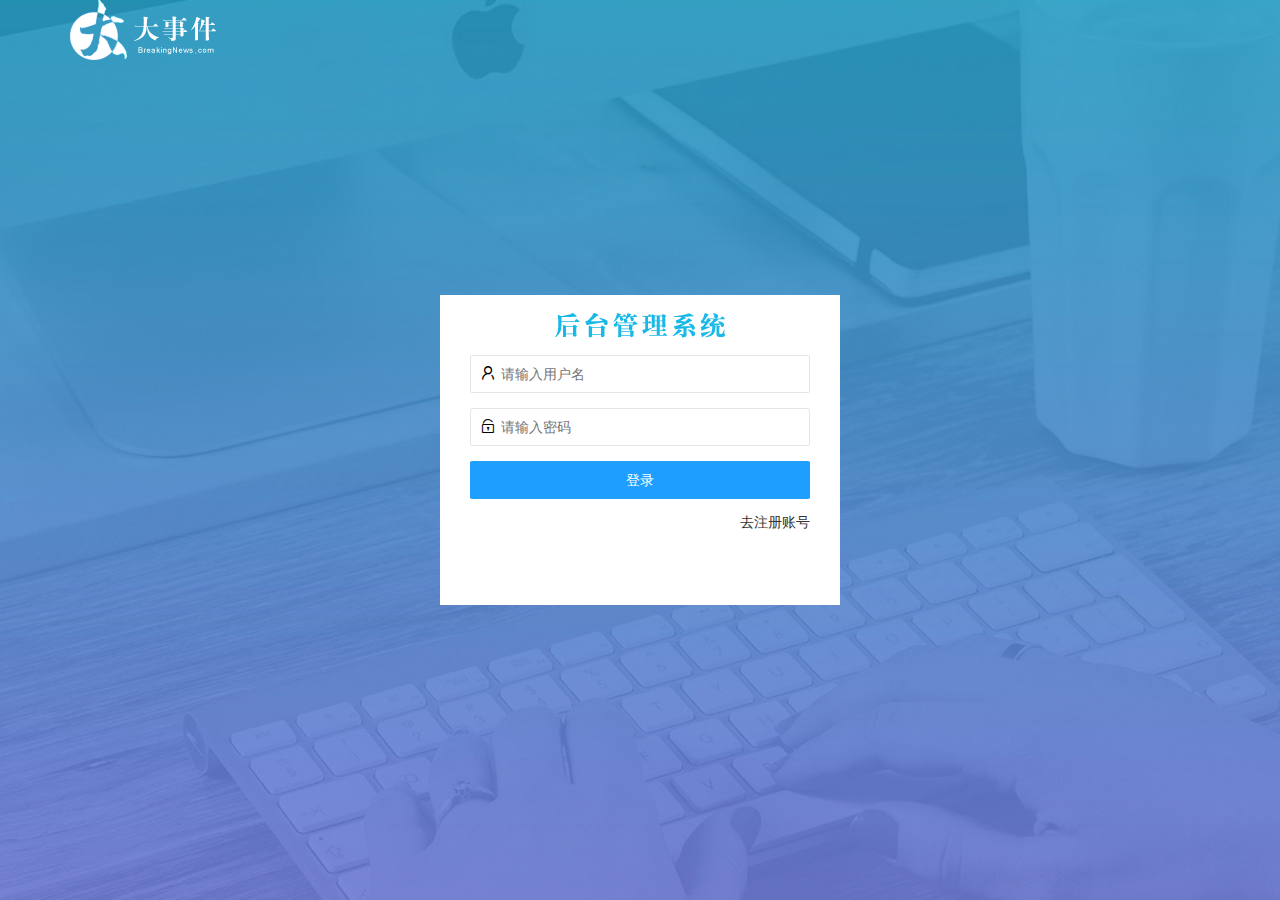
<file: login.html>
<!DOCTYPE html>
<html lang="en">

<head>
    <meta charset="UTF-8">
    <meta http-equiv="X-UA-Compatible" content="IE=edge">
    <meta name="viewport" content="width=device-width, initial-scale=1.0">
    <title>Document</title>
    <!-- 引入layui样式 -->
    <link rel="stylesheet" href="./assets/lib/layui/css/layui.css">
    <link rel="stylesheet" href="./assets/css/login.css">

</head>

<body>
    <div class="layui-main">
        <img src="./assets/images/logo.png" alt="">
    </div>
    <div class="loginAndRegBox">
        <div class="title_box"></div>
        <!-- 登录的盒子 -->
        <div class="login_box">
            <!-- 登录的表单 -->
            <form class="layui-form" action="" id="form_login">
                <!-- 用户名 -->
                <div class="layui-form-item">
                    <i class="layui-icon layui-icon-username"></i>
                    <input type="text" name="username" required lay-verify="required" placeholder="请输入用户名" autocomplete="off" class="layui-input">

                </div>
                <!-- 密码 -->
                <div class="layui-form-item">
                    <i class="layui-icon layui-icon-password"></i>
                    <input type="password" name="password" required lay-verify="required|pass" placeholder="请输入密码" autocomplete="off" class="layui-input">

                </div>
                <!-- 提交 -->

                <div class="layui-form-item">
                    <button class="layui-btn layui-btn-fluid layui-btn-normal" lay-submit>登录</button>

                </div>
                <div class="layui-form-item links">
                    <a href="javascript:;" id="link_reg">去注册账号</a>
                </div>
            </form>

        </div>
        <!-- 注册的盒子 -->
        <div class="reg_box">
            <form class="layui-form" action="" id="form_reg">
                <!-- 用户名 -->
                <div class="layui-form-item">
                    <i class="layui-icon layui-icon-username"></i>
                    <input type="text" name="username" required lay-verify="required" placeholder="请输入用户名" autocomplete="off" class="layui-input">

                </div>
                <!-- 密码 -->
                <div class="layui-form-item">
                    <i class="layui-icon layui-icon-password"></i>
                    <input type="password" name="password" required lay-verify="required|pass" placeholder="请输入密码" autocomplete="off" class="layui-input">

                </div>
                <!-- 确认密码 -->
                <div class="layui-form-item">
                    <i class="layui-icon layui-icon-password"></i>
                    <input type="password" name="repassword" required lay-verify="required|pass|repass" placeholder="请再次确认密码" autocomplete="off" class="layui-input">

                </div>
                <!-- 提交 -->
                <div class="layui-form-item">
                    <button class="layui-btn layui-btn-fluid layui-btn-normal" lay-submit>注册</button>

                </div>
                <div class="layui-form-item links">
                    <a href="javascript:;" id="link_login">去登录</a>
                </div>
            </form>


        </div>
        <!-- 引入layui的js文件 -->
        <script src="./assets/lib/layui/layui.all.js"></script>
        <!-- 导入jquery -->
        <script src="./assets/lib/jquery.js"></script>
        <!-- 导入baseAPI文件 -->
        <script src="./assets/js/baseAPI.js"></script>
        <script src="./assets/js/login.js"></script>

</body>

</html>
</file>
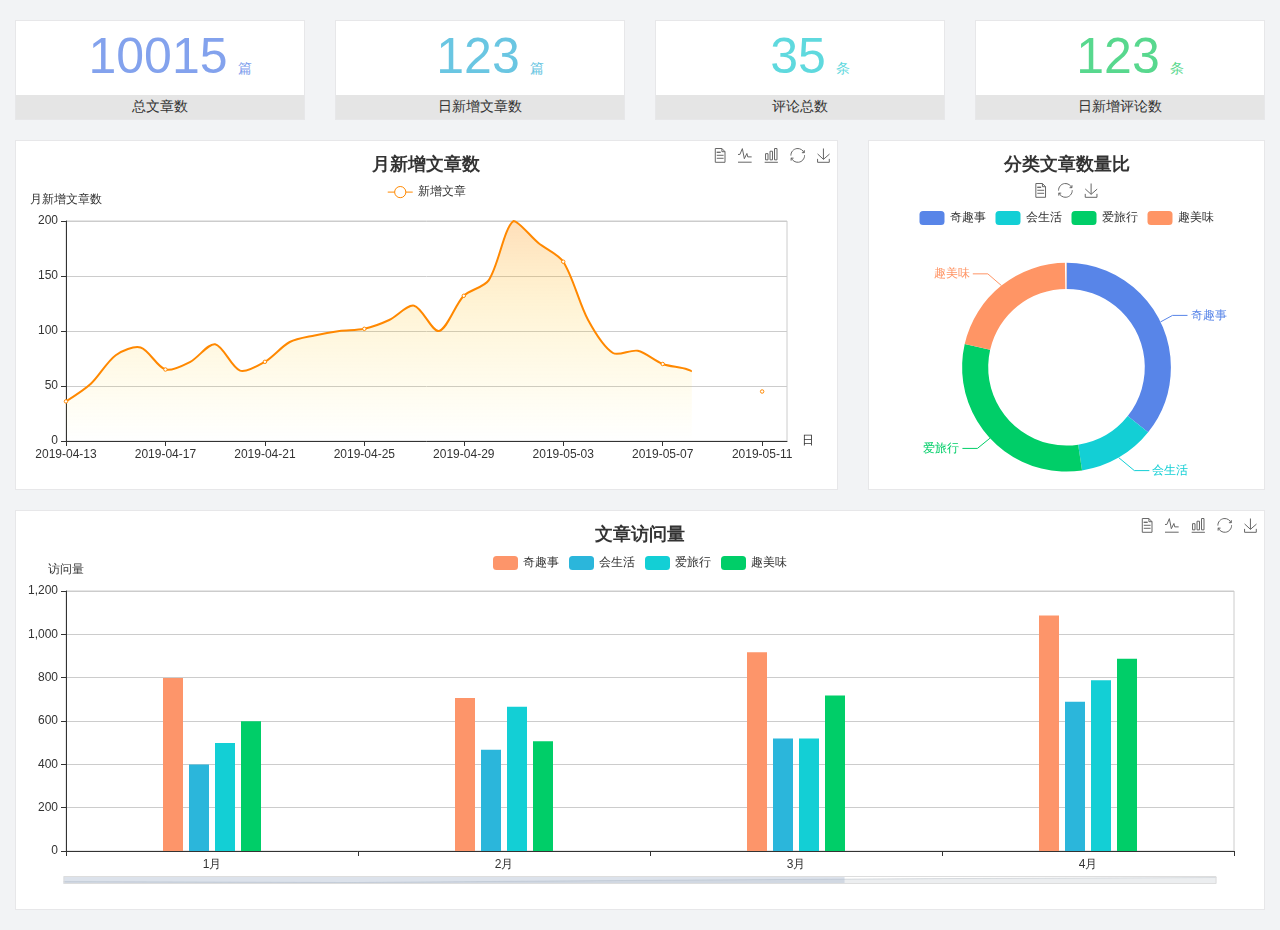
<file: home/dashboard.html>
<!DOCTYPE html>
<html lang="en">

<head>
  <meta charset="UTF-8">
  <meta name="viewport" content="width=device-width, initial-scale=1.0">
  <meta http-equiv="X-UA-Compatible" content="ie=edge">
  <title>图表统计</title>
  <link rel="stylesheet" href="../../assets/lib/bootstrap.css" />
  <link rel="stylesheet" href="../../assets/lib/main.css" />
  <script src="../../assets/lib/jquery.js"></script>
  <script type="text/javascript" src="../../assets/lib/echarts.min.js"></script>
</head>

<body>
  <div class="container-fluid">
    <div class="row spannel_list">
      <div class="col-sm-3 col-xs-6">
        <div class="spannel">
          <em>10015</em><span>篇</span>
          <b>总文章数</b>
        </div>
      </div>
      <div class="col-sm-3 col-xs-6">
        <div class="spannel scolor01">
          <em>123</em><span>篇</span>
          <b>日新增文章数</b>
        </div>
      </div>
      <div class="col-sm-3 col-xs-6">
        <div class="spannel scolor02">
          <em>35</em><span>条</span>
          <b>评论总数</b>
        </div>
      </div>
      <div class="col-sm-3 col-xs-6">
        <div class="spannel scolor03">
          <em>123</em><span>条</span>
          <b>日新增评论数</b>
        </div>
      </div>
    </div>
  </div>

  <div class="container-fluid">
    <div class="row curve-pie">
      <div class="col-lg-8 col-md-8">
        <div class="gragh_pannel" id="curve_show"></div>
      </div>
      <div class="col-lg-4 col-md-4">
        <div class="gragh_pannel" id="pie_show"></div>
      </div>
    </div>
  </div>

  <div class="container-fluid">
    <div class="column_pannel" id="column_show"></div>
  </div>

  <script>
    var oChart = echarts.init(document.getElementById('curve_show'));
    var aList_all = [
      { 'count': 36, 'date': '2019-04-13' },
      { 'count': 52, 'date': '2019-04-14' },
      { 'count': 78, 'date': '2019-04-15' },
      { 'count': 85, 'date': '2019-04-16' },
      { 'count': 65, 'date': '2019-04-17' },
      { 'count': 72, 'date': '2019-04-18' },
      { 'count': 88, 'date': '2019-04-19' },
      { 'count': 64, 'date': '2019-04-20' },
      { 'count': 72, 'date': '2019-04-21' },
      { 'count': 90, 'date': '2019-04-22' },
      { 'count': 96, 'date': '2019-04-23' },
      { 'count': 100, 'date': '2019-04-24' },
      { 'count': 102, 'date': '2019-04-25' },
      { 'count': 110, 'date': '2019-04-26' },
      { 'count': 123, 'date': '2019-04-27' },
      { 'count': 100, 'date': '2019-04-28' },
      { 'count': 132, 'date': '2019-04-29' },
      { 'count': 146, 'date': '2019-04-30' },
      { 'count': 200, 'date': '2019-05-01' },
      { 'count': 180, 'date': '2019-05-02' },
      { 'count': 163, 'date': '2019-05-03' },
      { 'count': 110, 'date': '2019-05-04' },
      { 'count': 80, 'date': '2019-05-05' },
      { 'count': 82, 'date': '2019-05-06' },
      { 'count': 70, 'date': '2019-05-07' },
      { 'count': 65, 'date': '2019-05-08' },
      { 'count': 54, 'date': '2019-05-09' },
      { 'count': 40, 'date': '2019-05-10' },
      { 'count': 45, 'date': '2019-05-11' },
      { 'count': 38, 'date': '2019-05-12' },
    ];

    let aCount = [];
    let aDate = [];

    for (var i = 0; i < aList_all.length; i++) {
      aCount.push(aList_all[i].count);
      aDate.push(aList_all[i].date);
    }

    var chartopt = {
      title: {
        text: '月新增文章数',
        left: 'center',
        top: '10'
      },
      tooltip: {
        trigger: 'axis'
      },
      legend: {
        data: ['新增文章'],
        top: '40'
      },
      toolbox: {
        show: true,
        feature: {
          mark: { show: true },
          dataView: { show: true, readOnly: false },
          magicType: { show: true, type: ['line', 'bar'] },
          restore: { show: true },
          saveAsImage: { show: true }
        }
      },
      calculable: true,
      xAxis: [
        {
          name: '日',
          type: 'category',
          boundaryGap: false,
          data: aDate
        }
      ],
      yAxis: [
        {
          name: '月新增文章数',
          type: 'value'
        }
      ],
      series: [
        {
          name: '新增文章',
          type: 'line',
          smooth: true,
          itemStyle: { normal: { areaStyle: { type: 'default' }, color: '#f80' }, lineStyle: { color: '#f80' } },
          data: aCount
        }],
      areaStyle: {
        normal: {
          color: new echarts.graphic.LinearGradient(0, 0, 0, 1, [{
            offset: 0,
            color: 'rgba(255,136,0,0.39)'
          }, {
            offset: .34,
            color: 'rgba(255,180,0,0.25)'
          }, {
            offset: 1,
            color: 'rgba(255,222,0,0.00)'
          }])

        }
      },
      grid: {
        show: true,
        x: 50,
        x2: 50,
        y: 80,
        height: 220
      }
    };

    oChart.setOption(chartopt);


    var oPie = echarts.init(document.getElementById('pie_show'));
    var oPieopt =
    {
      title: {
        top: 10,
        text: '分类文章数量比',
        x: 'center'
      },
      tooltip: {
        trigger: 'item',
        formatter: "{a} <br/>{b} : {c} ({d}%)"
      },
      color: ['#5885e8', '#13cfd5', '#00ce68', '#ff9565'],
      legend: {
        x: 'center',
        top: 65,
        data: ['奇趣事', '会生活', '爱旅行', '趣美味']
      },
      toolbox: {
        show: true,
        x: 'center',
        top: 35,
        feature: {
          mark: { show: true },
          dataView: { show: true, readOnly: false },
          magicType: {
            show: true,
            type: ['pie', 'funnel'],
            option: {
              funnel: {
                x: '25%',
                width: '50%',
                funnelAlign: 'left',
                max: 1548
              }
            }
          },
          restore: { show: true },
          saveAsImage: { show: true }
        }
      },
      calculable: true,
      series: [
        {
          name: '访问来源',
          type: 'pie',
          radius: ['45%', '60%'],
          center: ['50%', '65%'],
          data: [
            { value: 300, name: '奇趣事' },
            { value: 100, name: '会生活' },
            { value: 260, name: '爱旅行' },
            { value: 180, name: '趣美味' }
          ]
        }
      ]
    };
    oPie.setOption(oPieopt);



    var oColumn = this.echarts.init(document.getElementById('column_show'));
    var oColumnopt =
    {
      title: {
        text: '文章访问量',
        left: 'center',
        top: '10'
      },
      tooltip: {
        trigger: 'axis'
      },
      legend: {
        data: ['奇趣事', '会生活', '爱旅行', '趣美味'],
        top: '40'
      },
      toolbox: {
        show: true,
        feature: {
          mark: { show: true },
          dataView: { show: true, readOnly: false },
          magicType: { show: true, type: ['line', 'bar'] },
          restore: { show: true },
          saveAsImage: { show: true }
        }
      },
      calculable: true,
      xAxis: [
        {
          type: 'category',
          data: ['1月', '2月', '3月', '4月', '5月']
        }
      ],
      yAxis: [
        {
          name: '访问量',
          type: 'value'
        }
      ],
      series: [
        {
          name: '奇趣事',
          type: 'bar',
          barWidth: 20,
          itemStyle: {
            normal: { areaStyle: { type: 'default' }, color: '#fd956a' }
          },
          data: [800, 708, 920, 1090, 1200]
        },
        {
          name: '会生活',
          type: 'bar',
          barWidth: 20,
          itemStyle: {
            normal: { areaStyle: { type: 'default' }, color: '#2bb6db' }
          },
          data: [400, 468, 520, 690, 800]
        },
        {
          name: '爱旅行',
          type: 'bar',
          barWidth: 20,
          itemStyle: {
            normal: { areaStyle: { type: 'default' }, color: '#13cfd5' }
          },
          data: [500, 668, 520, 790, 900]
        },
        {
          name: '趣美味',
          type: 'bar',
          barWidth: 20,
          itemStyle: {
            normal: { areaStyle: { type: 'default' }, color: '#00ce68' }
          },
          data: [600, 508, 720, 890, 1000]
        }
      ],
      grid: {
        show: true,
        x: 50,
        x2: 30,
        y: 80,
        height: 260
      },
      dataZoom: [//给x轴设置滚动条
        {
          start: 0,//默认为0
          end: 100 - 1000 / 31,//默认为100
          type: 'slider',
          show: true,
          xAxisIndex: [0],
          handleSize: 0,//滑动条的 左右2个滑动条的大小
          height: 8,//组件高度
          left: 45, //左边的距离
          right: 50,//右边的距离
          bottom: 26,//右边的距离
          handleColor: '#ddd',//h滑动图标的颜色
          handleStyle: {
            borderColor: "#cacaca",
            borderWidth: "1",
            shadowBlur: 2,
            background: "#ddd",
            shadowColor: "#ddd",
          }
        }]
    };
    oColumn.setOption(oColumnopt);
  </script>
</body>

</html>
</file>
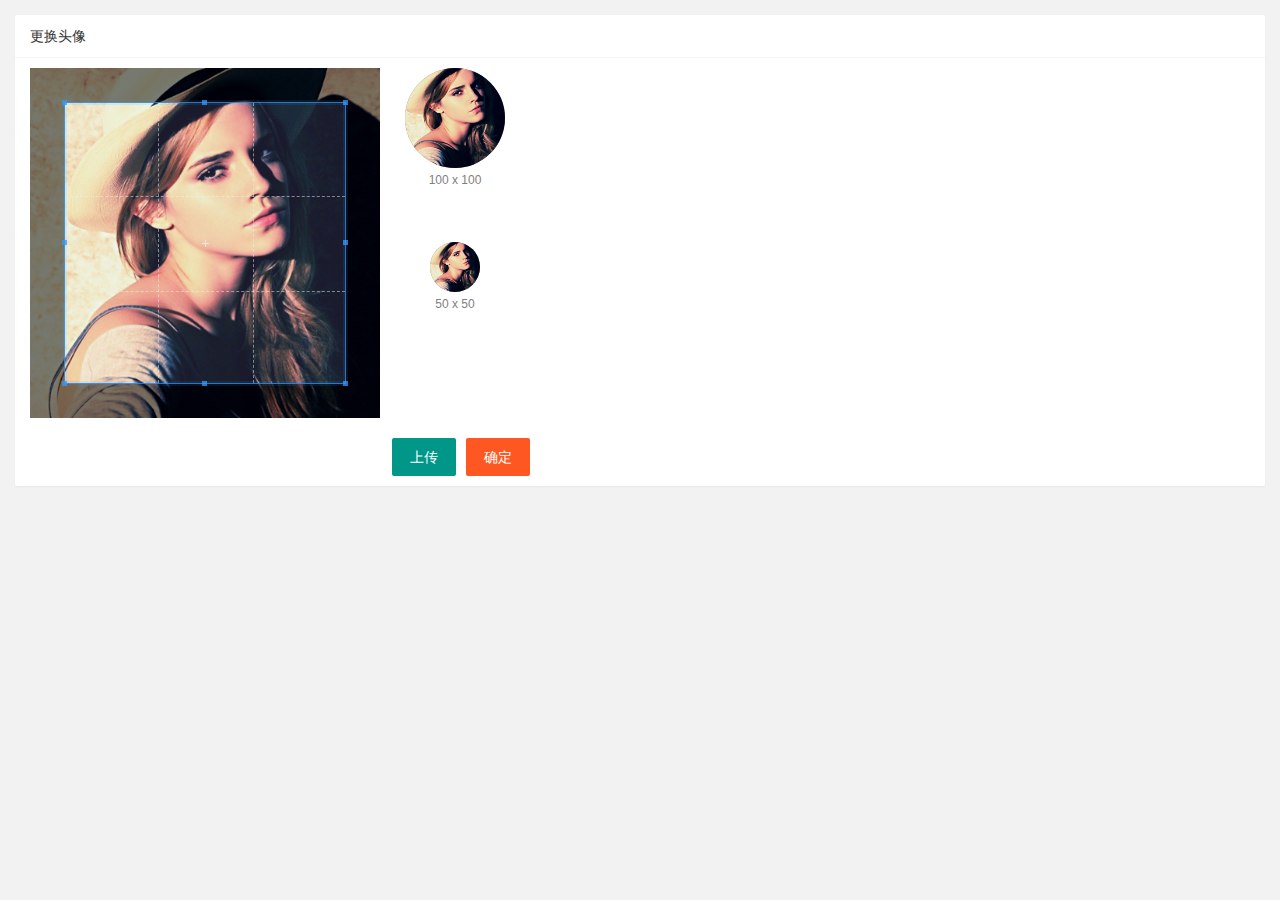
<file: user/user.avatar.html>
<!DOCTYPE html>
<html lang="en">

<head>
    <meta charset="UTF-8">
    <meta http-equiv="X-UA-Compatible" content="IE=edge">
    <meta name="viewport" content="width=device-width, initial-scale=1.0">
    <title>Document</title>
    <link rel="stylesheet" href="../assets/lib/layui/css/layui.css">
    <link rel="stylesheet" href="../assets/lib/cropper/cropper.css" />
    <link rel="stylesheet" href="../assets/css/user/user_avatar.css">
</head>

<body>
    <div class="layui-card">
        <div class="layui-card-header">更换头像</div>
        <div class="layui-card-body">
            <!-- 第一行的图片裁剪和预览区域 -->
            <div class="row1">
                <!-- 图片裁剪区域 -->
                <div class="cropper-box">
                    <!-- 这个 img 标签很重要，将来会把它初始化为裁剪区域 -->
                    <img id="image" src="/assets/images/sample.jpg" />
                </div>
                <!-- 图片的预览区域 -->
                <div class="preview-box">
                    <div>
                        <!-- 宽高为 100px 的预览区域 -->
                        <div class="img-preview w100"></div>
                        <p class="size">100 x 100</p>
                    </div>
                    <div>
                        <!-- 宽高为 50px 的预览区域 -->
                        <div class="img-preview w50"></div>
                        <p class="size">50 x 50</p>
                    </div>
                </div>
            </div>

            <!-- 第二行的按钮区域 -->
            <div class="row2">
                <!-- 隐藏文件上传选择框 -->
                <input type="file" id="file" accept="image/jpg,image/jpeg">
                <button type="button" class="layui-btn" id="btnChooseImage">上传</button>
                <button type="button" class="layui-btn layui-btn-danger" id="btnUpload">确定</button>
            </div>
        </div>
    </div>
    <script src="../assets/lib/layui/layui.all.js"></script>
    <script src="../assets/lib/jquery.js"></script>
    <script src="../assets/lib/cropper/Cropper.js"></script>
    <script src="../assets/lib/cropper/jquery-cropper.js"></script>
    <script src="../assets/js/baseAPI.js"></script>
    <script src="/assets/js/user/user_avatar.js"></script>
</body>

</html>
</file>
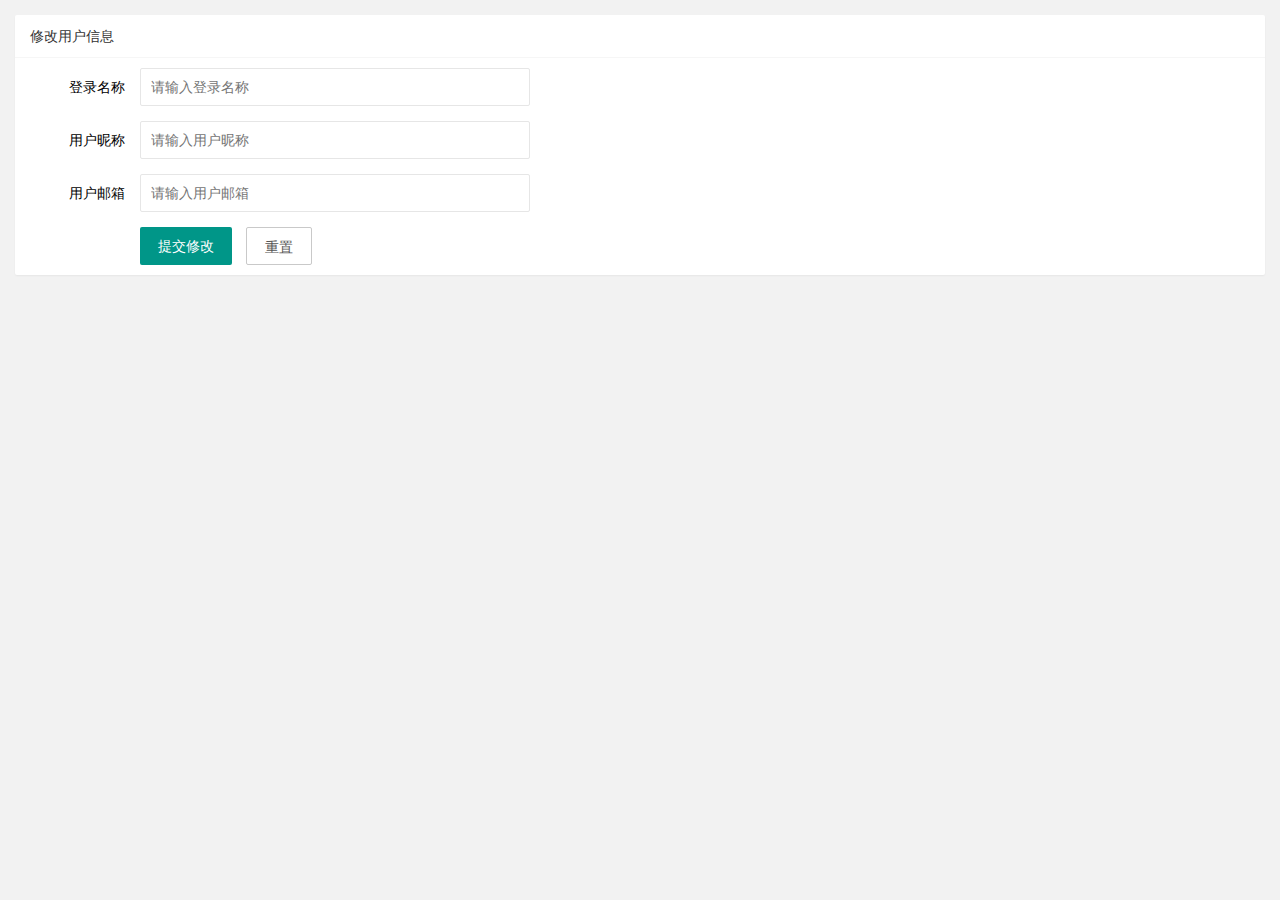
<file: user/user_info.html>
<!DOCTYPE html>
<html lang="en">

<head>
    <meta charset="UTF-8">
    <meta http-equiv="X-UA-Compatible" content="IE=edge">
    <meta name="viewport" content="width=device-width, initial-scale=1.0">
    <title>Document</title>
    <link rel="stylesheet" href="../assets/lib/layui/css/layui.css">
    <link rel="stylesheet" href="../assets/css/user/user_info.css">
</head>

<body>
    <!-- 卡片面板 -->
    <div class="layui-card">
        <div class="layui-card-header">修改用户信息</div>
        <div class="layui-card-body">
            <form class="layui-form" lay-filter="formUserInfo">
                <div class="layui-form-item">
                    <label class="layui-form-label">登录名称</label>
                    <div class="layui-input-block">
                        <input type="text" name="username" required lay-verify="required" placeholder="请输入登录名称" autocomplete="off" class="layui-input" readonly>
                        <input type="hidden" name="id">
                    </div>
                </div>
                <div class="layui-form-item">
                    <label class="layui-form-label">用户昵称</label>
                    <div class="layui-input-block">
                        <input type="text" name="nickname" required lay-verify="required|nickname" placeholder="请输入用户昵称" autocomplete="off" class="layui-input">
                    </div>
                </div>
                <div class="layui-form-item">
                    <label class="layui-form-label">用户邮箱</label>
                    <div class="layui-input-block">
                        <input type="text" name="email" required lay-verify="required|email" placeholder="请输入用户邮箱" autocomplete="off" class="layui-input">
                    </div>
                </div>
                <div class="layui-input-block">
                    <button class="layui-btn" lay-submit lay-filter="formDemo">提交修改</button>
                    <button type="reset" class="layui-btn layui-btn-primary" id="btnReset">重置</button>
                </div>
            </form>
        </div>
    </div>
    <!-- 引入js -->
    <script src="../assets/lib/layui/layui.all.js"></script>
    <script src="../assets/lib/jquery.js"></script>
    <script src="../assets/js/baseAPI.js"></script>
    <script src="../assets/js/user/user_info.js"></script>
</body>

</html>
</file>
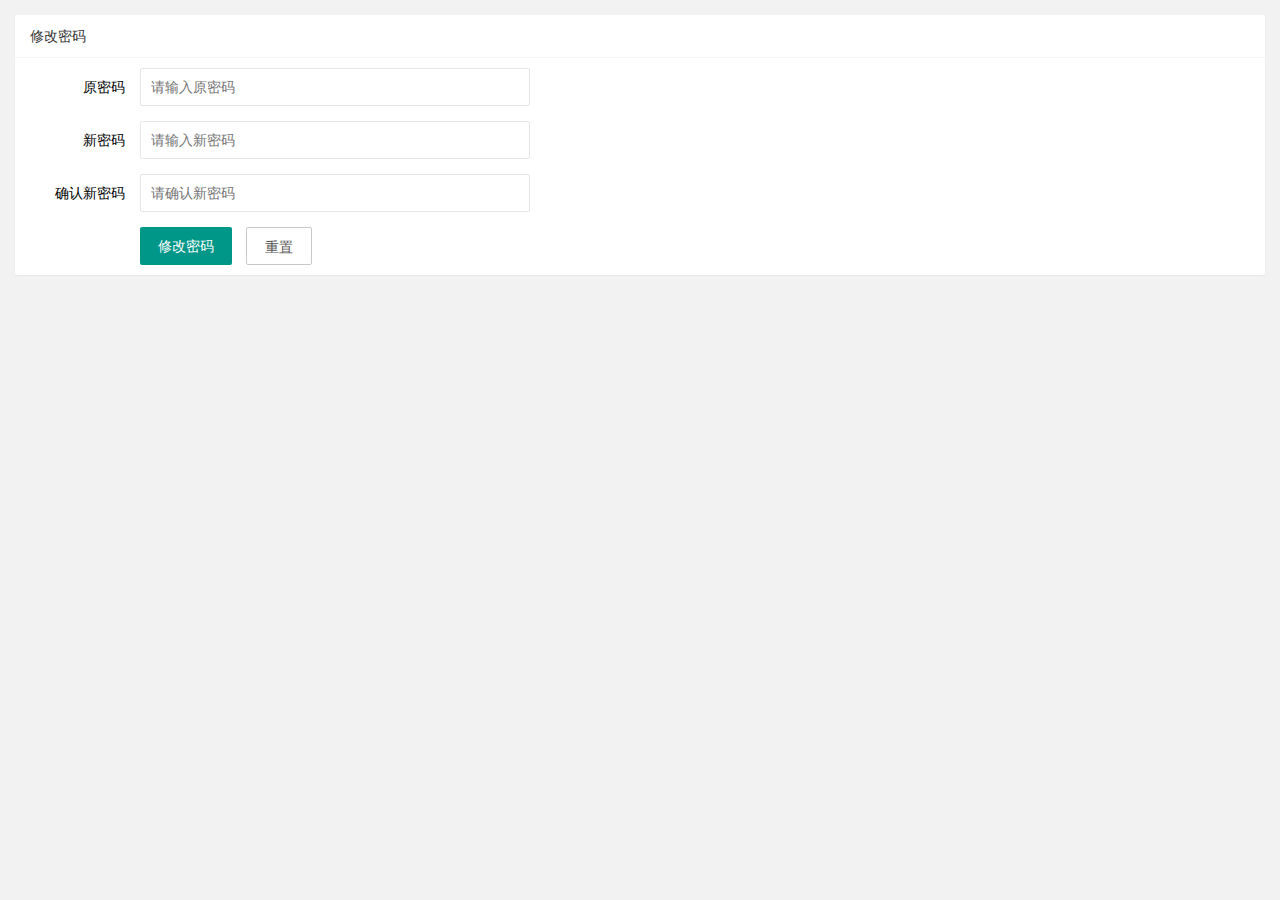
<file: user/user_pwd.html>
<!DOCTYPE html>
<html lang="en">

<head>
    <meta charset="UTF-8">
    <meta http-equiv="X-UA-Compatible" content="IE=edge">
    <meta name="viewport" content="width=device-width, initial-scale=1.0">
    <title>Document</title>
    <link rel="stylesheet" href="../assets/lib/layui/css/layui.css">
    <link rel="stylesheet" href="../assets/css/user/user_pwd.css">
</head>

<body>
    <div class="layui-card">
        <div class="layui-card-header">修改密码</div>
        <div class="layui-card-body">
            <form class="layui-form" action="">
                <div class="layui-form-item">
                    <label class="layui-form-label">原密码</label>
                    <div class="layui-input-block">
                        <input type="text" name="old_pwd" required lay-verify="required|pwd" placeholder="请输入原密码" autocomplete="off" class="layui-input">
                    </div>
                </div>
                <div class="layui-form-item">
                    <label class="layui-form-label">新密码</label>
                    <div class="layui-input-block">
                        <input type="text" name="new_pwd" required lay-verify="required|pwd|samepwd" placeholder="请输入新密码" autocomplete="off" class="layui-input">
                    </div>
                </div>
                <div class="layui-form-item">
                    <label class="layui-form-label">确认新密码</label>
                    <div class="layui-input-block">
                        <input type="text" name="re_pwd" required lay-verify="required|pwd|repwd" placeholder="请确认新密码" autocomplete="off" class="layui-input">
                    </div>
                </div>
                <div class="layui-input-block">
                    <button class="layui-btn" lay-submit lay-filter="formDemo">修改密码</button>
                    <button type="reset" class="layui-btn layui-btn-primary">重置</button>
                </div>
            </form>

        </div>
    </div>
    <script src="../assets/lib/layui/layui.all.js"></script>
    <script src="../assets/lib/jquery.js"></script>
    <script src="../assets/js/baseAPI.js"></script>
    <script src="../assets/js/user/user_pwd.js"></script>
</body>

</html>
</file>
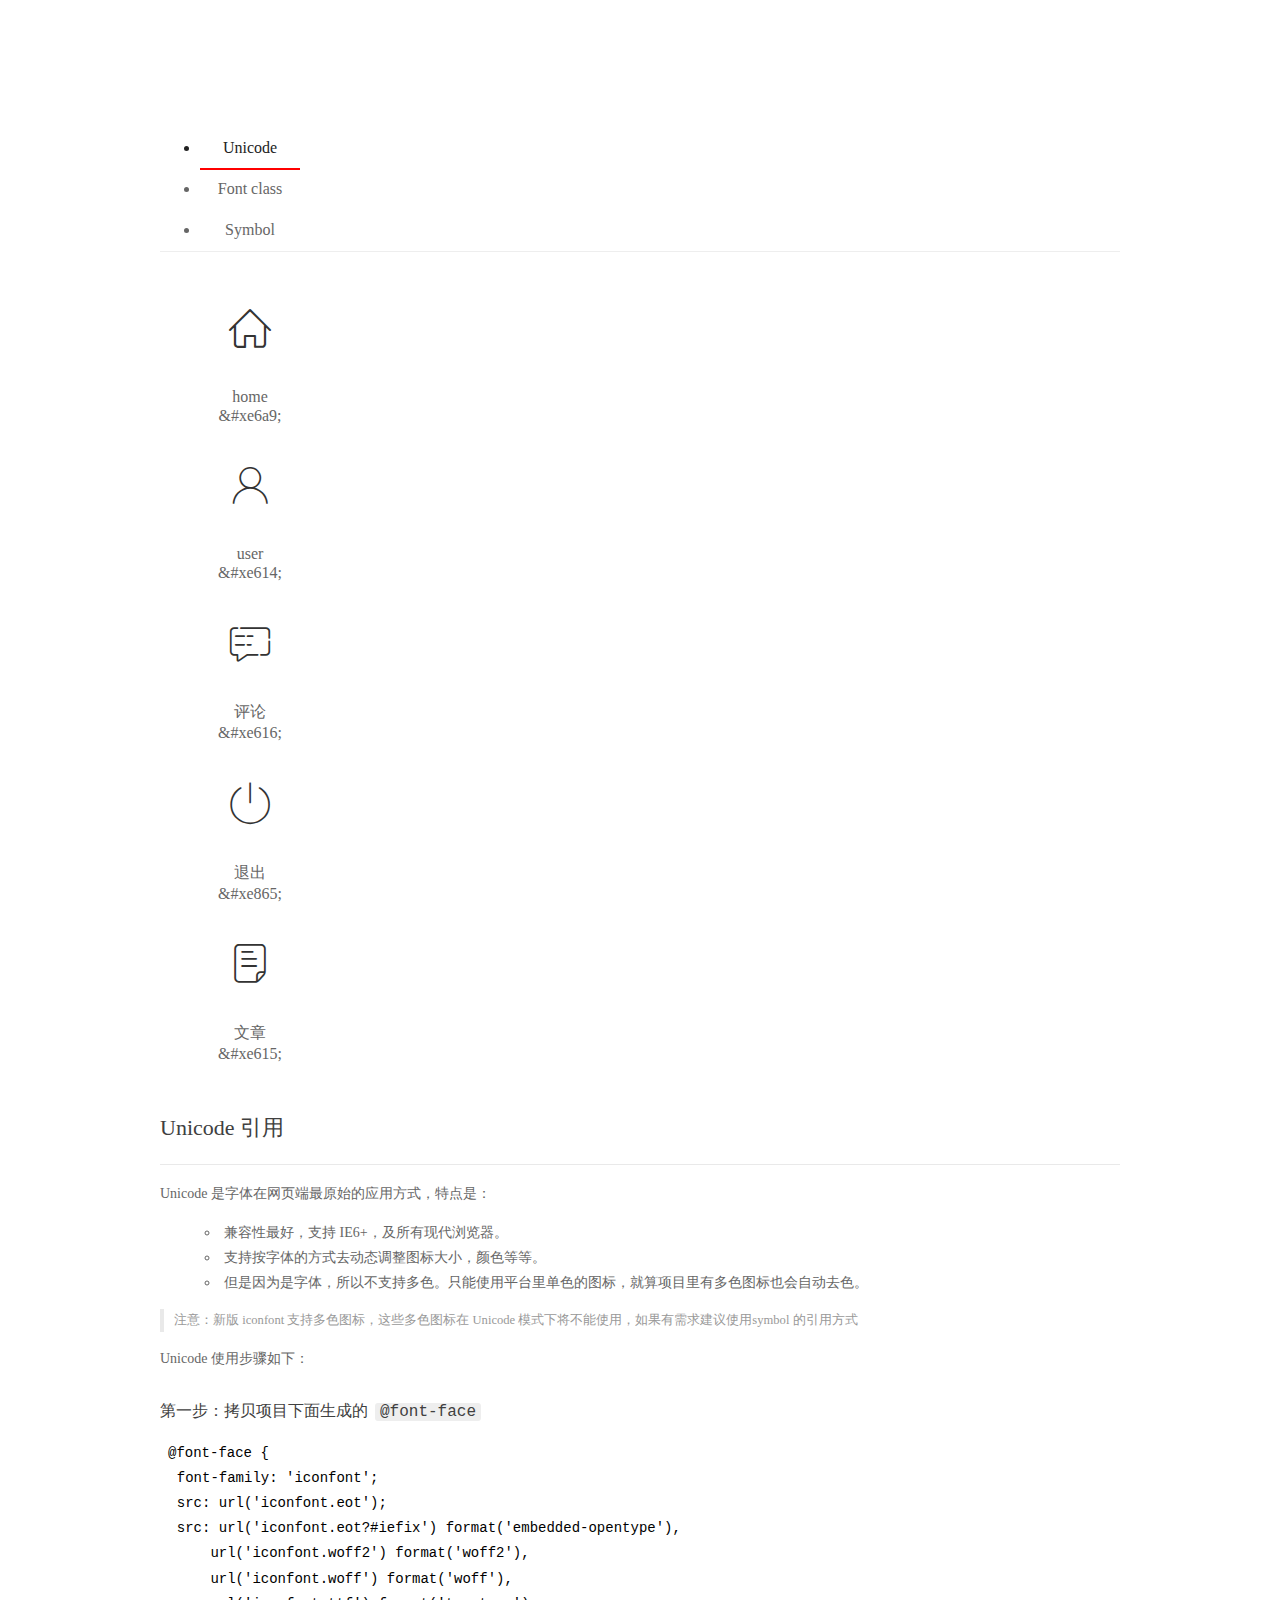
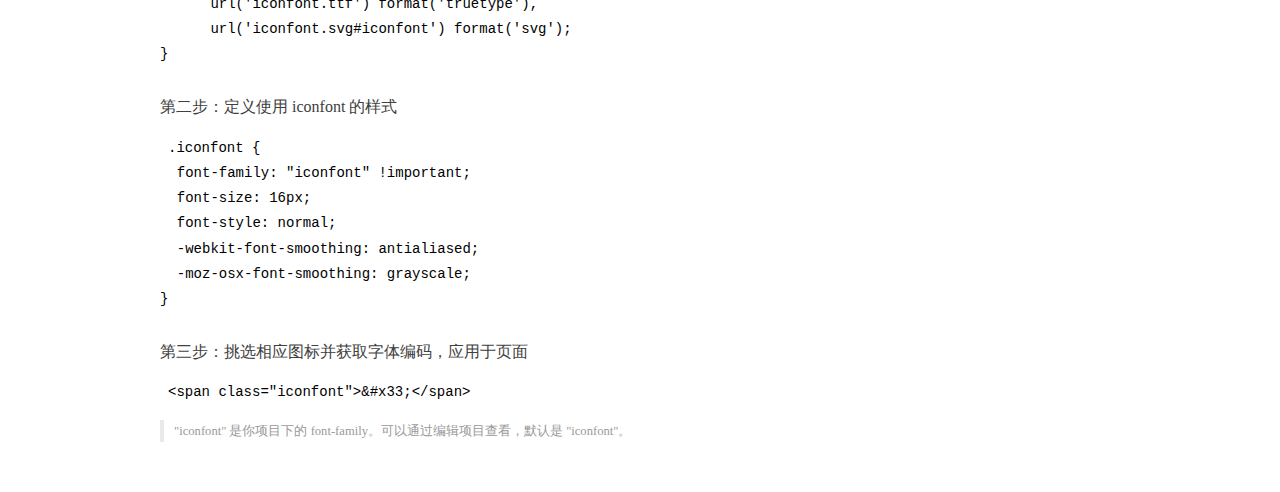
<file: assets/fonts/demo_index.html>
<!DOCTYPE html>
<html>
<head>
  <meta charset="utf-8"/>
  <title>IconFont Demo</title>
  <link rel="shortcut icon" href="https://gtms04.alicdn.com/tps/i4/TB1_oz6GVXXXXaFXpXXJDFnIXXX-64-64.ico" type="image/x-icon"/>
  <link rel="stylesheet" href="https://g.alicdn.com/thx/cube/1.3.2/cube.min.css">
  <link rel="stylesheet" href="demo.css">
  <link rel="stylesheet" href="iconfont.css">
  <script src="iconfont.js"></script>
  <!-- jQuery -->
  <script src="https://a1.alicdn.com/oss/uploads/2018/12/26/7bfddb60-08e8-11e9-9b04-53e73bb6408b.js"></script>
  <!-- 代码高亮 -->
  <script src="https://a1.alicdn.com/oss/uploads/2018/12/26/a3f714d0-08e6-11e9-8a15-ebf944d7534c.js"></script>
</head>
<body>
  <div class="main">
    <h1 class="logo"><a href="https://www.iconfont.cn/" title="iconfont 首页" target="_blank">&#xe86b;</a></h1>
    <div class="nav-tabs">
      <ul id="tabs" class="dib-box">
        <li class="dib active"><span>Unicode</span></li>
        <li class="dib"><span>Font class</span></li>
        <li class="dib"><span>Symbol</span></li>
      </ul>
      
    </div>
    <div class="tab-container">
      <div class="content unicode" style="display: block;">
          <ul class="icon_lists dib-box">
          
            <li class="dib">
              <span class="icon iconfont">&#xe6a9;</span>
                <div class="name">home</div>
                <div class="code-name">&amp;#xe6a9;</div>
              </li>
          
            <li class="dib">
              <span class="icon iconfont">&#xe614;</span>
                <div class="name">user</div>
                <div class="code-name">&amp;#xe614;</div>
              </li>
          
            <li class="dib">
              <span class="icon iconfont">&#xe616;</span>
                <div class="name">评论</div>
                <div class="code-name">&amp;#xe616;</div>
              </li>
          
            <li class="dib">
              <span class="icon iconfont">&#xe865;</span>
                <div class="name">退出</div>
                <div class="code-name">&amp;#xe865;</div>
              </li>
          
            <li class="dib">
              <span class="icon iconfont">&#xe615;</span>
                <div class="name">文章</div>
                <div class="code-name">&amp;#xe615;</div>
              </li>
          
          </ul>
          <div class="article markdown">
          <h2 id="unicode-">Unicode 引用</h2>
          <hr>

          <p>Unicode 是字体在网页端最原始的应用方式，特点是：</p>
          <ul>
            <li>兼容性最好，支持 IE6+，及所有现代浏览器。</li>
            <li>支持按字体的方式去动态调整图标大小，颜色等等。</li>
            <li>但是因为是字体，所以不支持多色。只能使用平台里单色的图标，就算项目里有多色图标也会自动去色。</li>
          </ul>
          <blockquote>
            <p>注意：新版 iconfont 支持多色图标，这些多色图标在 Unicode 模式下将不能使用，如果有需求建议使用symbol 的引用方式</p>
          </blockquote>
          <p>Unicode 使用步骤如下：</p>
          <h3 id="-font-face">第一步：拷贝项目下面生成的 <code>@font-face</code></h3>
<pre><code class="language-css"
>@font-face {
  font-family: 'iconfont';
  src: url('iconfont.eot');
  src: url('iconfont.eot?#iefix') format('embedded-opentype'),
      url('iconfont.woff2') format('woff2'),
      url('iconfont.woff') format('woff'),
      url('iconfont.ttf') format('truetype'),
      url('iconfont.svg#iconfont') format('svg');
}
</code></pre>
          <h3 id="-iconfont-">第二步：定义使用 iconfont 的样式</h3>
<pre><code class="language-css"
>.iconfont {
  font-family: "iconfont" !important;
  font-size: 16px;
  font-style: normal;
  -webkit-font-smoothing: antialiased;
  -moz-osx-font-smoothing: grayscale;
}
</code></pre>
          <h3 id="-">第三步：挑选相应图标并获取字体编码，应用于页面</h3>
<pre>
<code class="language-html"
>&lt;span class="iconfont"&gt;&amp;#x33;&lt;/span&gt;
</code></pre>
          <blockquote>
            <p>"iconfont" 是你项目下的 font-family。可以通过编辑项目查看，默认是 "iconfont"。</p>
          </blockquote>
          </div>
      </div>
      <div class="content font-class">
        <ul class="icon_lists dib-box">
          
          <li class="dib">
            <span class="icon iconfont icon-home"></span>
            <div class="name">
              home
            </div>
            <div class="code-name">.icon-home
            </div>
          </li>
          
          <li class="dib">
            <span class="icon iconfont icon-user"></span>
            <div class="name">
              user
            </div>
            <div class="code-name">.icon-user
            </div>
          </li>
          
          <li class="dib">
            <span class="icon iconfont icon-pinglun"></span>
            <div class="name">
              评论
            </div>
            <div class="code-name">.icon-pinglun
            </div>
          </li>
          
          <li class="dib">
            <span class="icon iconfont icon-tuichu"></span>
            <div class="name">
              退出
            </div>
            <div class="code-name">.icon-tuichu
            </div>
          </li>
          
          <li class="dib">
            <span class="icon iconfont icon-16"></span>
            <div class="name">
              文章
            </div>
            <div class="code-name">.icon-16
            </div>
          </li>
          
        </ul>
        <div class="article markdown">
        <h2 id="font-class-">font-class 引用</h2>
        <hr>

        <p>font-class 是 Unicode 使用方式的一种变种，主要是解决 Unicode 书写不直观，语意不明确的问题。</p>
        <p>与 Unicode 使用方式相比，具有如下特点：</p>
        <ul>
          <li>兼容性良好，支持 IE8+，及所有现代浏览器。</li>
          <li>相比于 Unicode 语意明确，书写更直观。可以很容易分辨这个 icon 是什么。</li>
          <li>因为使用 class 来定义图标，所以当要替换图标时，只需要修改 class 里面的 Unicode 引用。</li>
          <li>不过因为本质上还是使用的字体，所以多色图标还是不支持的。</li>
        </ul>
        <p>使用步骤如下：</p>
        <h3 id="-fontclass-">第一步：引入项目下面生成的 fontclass 代码：</h3>
<pre><code class="language-html">&lt;link rel="stylesheet" href="./iconfont.css"&gt;
</code></pre>
        <h3 id="-">第二步：挑选相应图标并获取类名，应用于页面：</h3>
<pre><code class="language-html">&lt;span class="iconfont icon-xxx"&gt;&lt;/span&gt;
</code></pre>
        <blockquote>
          <p>"
            iconfont" 是你项目下的 font-family。可以通过编辑项目查看，默认是 "iconfont"。</p>
        </blockquote>
      </div>
      </div>
      <div class="content symbol">
          <ul class="icon_lists dib-box">
          
            <li class="dib">
                <svg class="icon svg-icon" aria-hidden="true">
                  <use xlink:href="#icon-home"></use>
                </svg>
                <div class="name">home</div>
                <div class="code-name">#icon-home</div>
            </li>
          
            <li class="dib">
                <svg class="icon svg-icon" aria-hidden="true">
                  <use xlink:href="#icon-user"></use>
                </svg>
                <div class="name">user</div>
                <div class="code-name">#icon-user</div>
            </li>
          
            <li class="dib">
                <svg class="icon svg-icon" aria-hidden="true">
                  <use xlink:href="#icon-pinglun"></use>
                </svg>
                <div class="name">评论</div>
                <div class="code-name">#icon-pinglun</div>
            </li>
          
            <li class="dib">
                <svg class="icon svg-icon" aria-hidden="true">
                  <use xlink:href="#icon-tuichu"></use>
                </svg>
                <div class="name">退出</div>
                <div class="code-name">#icon-tuichu</div>
            </li>
          
            <li class="dib">
                <svg class="icon svg-icon" aria-hidden="true">
                  <use xlink:href="#icon-16"></use>
                </svg>
                <div class="name">文章</div>
                <div class="code-name">#icon-16</div>
            </li>
          
          </ul>
          <div class="article markdown">
          <h2 id="symbol-">Symbol 引用</h2>
          <hr>

          <p>这是一种全新的使用方式，应该说这才是未来的主流，也是平台目前推荐的用法。相关介绍可以参考这篇<a href="">文章</a>
            这种用法其实是做了一个 SVG 的集合，与另外两种相比具有如下特点：</p>
          <ul>
            <li>支持多色图标了，不再受单色限制。</li>
            <li>通过一些技巧，支持像字体那样，通过 <code>font-size</code>, <code>color</code> 来调整样式。</li>
            <li>兼容性较差，支持 IE9+，及现代浏览器。</li>
            <li>浏览器渲染 SVG 的性能一般，还不如 png。</li>
          </ul>
          <p>使用步骤如下：</p>
          <h3 id="-symbol-">第一步：引入项目下面生成的 symbol 代码：</h3>
<pre><code class="language-html">&lt;script src="./iconfont.js"&gt;&lt;/script&gt;
</code></pre>
          <h3 id="-css-">第二步：加入通用 CSS 代码（引入一次就行）：</h3>
<pre><code class="language-html">&lt;style&gt;
.icon {
  width: 1em;
  height: 1em;
  vertical-align: -0.15em;
  fill: currentColor;
  overflow: hidden;
}
&lt;/style&gt;
</code></pre>
          <h3 id="-">第三步：挑选相应图标并获取类名，应用于页面：</h3>
<pre><code class="language-html">&lt;svg class="icon" aria-hidden="true"&gt;
  &lt;use xlink:href="#icon-xxx"&gt;&lt;/use&gt;
&lt;/svg&gt;
</code></pre>
          </div>
      </div>

    </div>
  </div>
  <script>
  $(document).ready(function () {
      $('.tab-container .content:first').show()

      $('#tabs li').click(function (e) {
        var tabContent = $('.tab-container .content')
        var index = $(this).index()

        if ($(this).hasClass('active')) {
          return
        } else {
          $('#tabs li').removeClass('active')
          $(this).addClass('active')

          tabContent.hide().eq(index).fadeIn()
        }
      })
    })
  </script>
</body>
</html>
</file>
<file: assets/lib/layui/css/layui.css>
/** layui-v2.5.5 MIT License By https://www.layui.com */
 .layui-inline,img{display:inline-block;vertical-align:middle}h1,h2,h3,h4,h5,h6{font-weight:400}.layui-edge,.layui-header,.layui-inline,.layui-main{position:relative}.layui-body,.layui-edge,.layui-elip{overflow:hidden}.layui-btn,.layui-edge,.layui-inline,img{vertical-align:middle}.layui-btn,.layui-disabled,.layui-icon,.layui-unselect{-moz-user-select:none;-webkit-user-select:none;-ms-user-select:none}.layui-elip,.layui-form-checkbox span,.layui-form-pane .layui-form-label{text-overflow:ellipsis;white-space:nowrap}.layui-breadcrumb,.layui-tree-btnGroup{visibility:hidden}blockquote,body,button,dd,div,dl,dt,form,h1,h2,h3,h4,h5,h6,input,li,ol,p,pre,td,textarea,th,ul{margin:0;padding:0;-webkit-tap-highlight-color:rgba(0,0,0,0)}a:active,a:hover{outline:0}img{border:none}li{list-style:none}table{border-collapse:collapse;border-spacing:0}h4,h5,h6{font-size:100%}button,input,optgroup,option,select,textarea{font-family:inherit;font-size:inherit;font-style:inherit;font-weight:inherit;outline:0}pre{white-space:pre-wrap;white-space:-moz-pre-wrap;white-space:-pre-wrap;white-space:-o-pre-wrap;word-wrap:break-word}body{line-height:24px;font:14px Helvetica Neue,Helvetica,PingFang SC,Tahoma,Arial,sans-serif}hr{height:1px;margin:10px 0;border:0;clear:both}a{color:#333;text-decoration:none}a:hover{color:#777}a cite{font-style:normal;*cursor:pointer}.layui-border-box,.layui-border-box *{box-sizing:border-box}.layui-box,.layui-box *{box-sizing:content-box}.layui-clear{clear:both;*zoom:1}.layui-clear:after{content:'\20';clear:both;*zoom:1;display:block;height:0}.layui-inline{*display:inline;*zoom:1}.layui-edge{display:inline-block;width:0;height:0;border-width:6px;border-style:dashed;border-color:transparent}.layui-edge-top{top:-4px;border-bottom-color:#999;border-bottom-style:solid}.layui-edge-right{border-left-color:#999;border-left-style:solid}.layui-edge-bottom{top:2px;border-top-color:#999;border-top-style:solid}.layui-edge-left{border-right-color:#999;border-right-style:solid}.layui-disabled,.layui-disabled:hover{color:#d2d2d2!important;cursor:not-allowed!important}.layui-circle{border-radius:100%}.layui-show{display:block!important}.layui-hide{display:none!important}@font-face{font-family:layui-icon;src:url(../font/iconfont.eot?v=250);src:url(../font/iconfont.eot?v=250#iefix) format('embedded-opentype'),url(../font/iconfont.woff2?v=250) format('woff2'),url(../font/iconfont.woff?v=250) format('woff'),url(../font/iconfont.ttf?v=250) format('truetype'),url(../font/iconfont.svg?v=250#layui-icon) format('svg')}.layui-icon{font-family:layui-icon!important;font-size:16px;font-style:normal;-webkit-font-smoothing:antialiased;-moz-osx-font-smoothing:grayscale}.layui-icon-reply-fill:before{content:"\e611"}.layui-icon-set-fill:before{content:"\e614"}.layui-icon-menu-fill:before{content:"\e60f"}.layui-icon-search:before{content:"\e615"}.layui-icon-share:before{content:"\e641"}.layui-icon-set-sm:before{content:"\e620"}.layui-icon-engine:before{content:"\e628"}.layui-icon-close:before{content:"\1006"}.layui-icon-close-fill:before{content:"\1007"}.layui-icon-chart-screen:before{content:"\e629"}.layui-icon-star:before{content:"\e600"}.layui-icon-circle-dot:before{content:"\e617"}.layui-icon-chat:before{content:"\e606"}.layui-icon-release:before{content:"\e609"}.layui-icon-list:before{content:"\e60a"}.layui-icon-chart:before{content:"\e62c"}.layui-icon-ok-circle:before{content:"\1005"}.layui-icon-layim-theme:before{content:"\e61b"}.layui-icon-table:before{content:"\e62d"}.layui-icon-right:before{content:"\e602"}.layui-icon-left:before{content:"\e603"}.layui-icon-cart-simple:before{content:"\e698"}.layui-icon-face-cry:before{content:"\e69c"}.layui-icon-face-smile:before{content:"\e6af"}.layui-icon-survey:before{content:"\e6b2"}.layui-icon-tree:before{content:"\e62e"}.layui-icon-upload-circle:before{content:"\e62f"}.layui-icon-add-circle:before{content:"\e61f"}.layui-icon-download-circle:before{content:"\e601"}.layui-icon-templeate-1:before{content:"\e630"}.layui-icon-util:before{content:"\e631"}.layui-icon-face-surprised:before{content:"\e664"}.layui-icon-edit:before{content:"\e642"}.layui-icon-speaker:before{content:"\e645"}.layui-icon-down:before{content:"\e61a"}.layui-icon-file:before{content:"\e621"}.layui-icon-layouts:before{content:"\e632"}.layui-icon-rate-half:before{content:"\e6c9"}.layui-icon-add-circle-fine:before{content:"\e608"}.layui-icon-prev-circle:before{content:"\e633"}.layui-icon-read:before{content:"\e705"}.layui-icon-404:before{content:"\e61c"}.layui-icon-carousel:before{content:"\e634"}.layui-icon-help:before{content:"\e607"}.layui-icon-code-circle:before{content:"\e635"}.layui-icon-water:before{content:"\e636"}.layui-icon-username:before{content:"\e66f"}.layui-icon-find-fill:before{content:"\e670"}.layui-icon-about:before{content:"\e60b"}.layui-icon-location:before{content:"\e715"}.layui-icon-up:before{content:"\e619"}.layui-icon-pause:before{content:"\e651"}.layui-icon-date:before{content:"\e637"}.layui-icon-layim-uploadfile:before{content:"\e61d"}.layui-icon-delete:before{content:"\e640"}.layui-icon-play:before{content:"\e652"}.layui-icon-top:before{content:"\e604"}.layui-icon-friends:before{content:"\e612"}.layui-icon-refresh-3:before{content:"\e9aa"}.layui-icon-ok:before{content:"\e605"}.layui-icon-layer:before{content:"\e638"}.layui-icon-face-smile-fine:before{content:"\e60c"}.layui-icon-dollar:before{content:"\e659"}.layui-icon-group:before{content:"\e613"}.layui-icon-layim-download:before{content:"\e61e"}.layui-icon-picture-fine:before{content:"\e60d"}.layui-icon-link:before{content:"\e64c"}.layui-icon-diamond:before{content:"\e735"}.layui-icon-log:before{content:"\e60e"}.layui-icon-rate-solid:before{content:"\e67a"}.layui-icon-fonts-del:before{content:"\e64f"}.layui-icon-unlink:before{content:"\e64d"}.layui-icon-fonts-clear:before{content:"\e639"}.layui-icon-triangle-r:before{content:"\e623"}.layui-icon-circle:before{content:"\e63f"}.layui-icon-radio:before{content:"\e643"}.layui-icon-align-center:before{content:"\e647"}.layui-icon-align-right:before{content:"\e648"}.layui-icon-align-left:before{content:"\e649"}.layui-icon-loading-1:before{content:"\e63e"}.layui-icon-return:before{content:"\e65c"}.layui-icon-fonts-strong:before{content:"\e62b"}.layui-icon-upload:before{content:"\e67c"}.layui-icon-dialogue:before{content:"\e63a"}.layui-icon-video:before{content:"\e6ed"}.layui-icon-headset:before{content:"\e6fc"}.layui-icon-cellphone-fine:before{content:"\e63b"}.layui-icon-add-1:before{content:"\e654"}.layui-icon-face-smile-b:before{content:"\e650"}.layui-icon-fonts-html:before{content:"\e64b"}.layui-icon-form:before{content:"\e63c"}.layui-icon-cart:before{content:"\e657"}.layui-icon-camera-fill:before{content:"\e65d"}.layui-icon-tabs:before{content:"\e62a"}.layui-icon-fonts-code:before{content:"\e64e"}.layui-icon-fire:before{content:"\e756"}.layui-icon-set:before{content:"\e716"}.layui-icon-fonts-u:before{content:"\e646"}.layui-icon-triangle-d:before{content:"\e625"}.layui-icon-tips:before{content:"\e702"}.layui-icon-picture:before{content:"\e64a"}.layui-icon-more-vertical:before{content:"\e671"}.layui-icon-flag:before{content:"\e66c"}.layui-icon-loading:before{content:"\e63d"}.layui-icon-fonts-i:before{content:"\e644"}.layui-icon-refresh-1:before{content:"\e666"}.layui-icon-rmb:before{content:"\e65e"}.layui-icon-home:before{content:"\e68e"}.layui-icon-user:before{content:"\e770"}.layui-icon-notice:before{content:"\e667"}.layui-icon-login-weibo:before{content:"\e675"}.layui-icon-voice:before{content:"\e688"}.layui-icon-upload-drag:before{content:"\e681"}.layui-icon-login-qq:before{content:"\e676"}.layui-icon-snowflake:before{content:"\e6b1"}.layui-icon-file-b:before{content:"\e655"}.layui-icon-template:before{content:"\e663"}.layui-icon-auz:before{content:"\e672"}.layui-icon-console:before{content:"\e665"}.layui-icon-app:before{content:"\e653"}.layui-icon-prev:before{content:"\e65a"}.layui-icon-website:before{content:"\e7ae"}.layui-icon-next:before{content:"\e65b"}.layui-icon-component:before{content:"\e857"}.layui-icon-more:before{content:"\e65f"}.layui-icon-login-wechat:before{content:"\e677"}.layui-icon-shrink-right:before{content:"\e668"}.layui-icon-spread-left:before{content:"\e66b"}.layui-icon-camera:before{content:"\e660"}.layui-icon-note:before{content:"\e66e"}.layui-icon-refresh:before{content:"\e669"}.layui-icon-female:before{content:"\e661"}.layui-icon-male:before{content:"\e662"}.layui-icon-password:before{content:"\e673"}.layui-icon-senior:before{content:"\e674"}.layui-icon-theme:before{content:"\e66a"}.layui-icon-tread:before{content:"\e6c5"}.layui-icon-praise:before{content:"\e6c6"}.layui-icon-star-fill:before{content:"\e658"}.layui-icon-rate:before{content:"\e67b"}.layui-icon-template-1:before{content:"\e656"}.layui-icon-vercode:before{content:"\e679"}.layui-icon-cellphone:before{content:"\e678"}.layui-icon-screen-full:before{content:"\e622"}.layui-icon-screen-restore:before{content:"\e758"}.layui-icon-cols:before{content:"\e610"}.layui-icon-export:before{content:"\e67d"}.layui-icon-print:before{content:"\e66d"}.layui-icon-slider:before{content:"\e714"}.layui-icon-addition:before{content:"\e624"}.layui-icon-subtraction:before{content:"\e67e"}.layui-icon-service:before{content:"\e626"}.layui-icon-transfer:before{content:"\e691"}.layui-main{width:1140px;margin:0 auto}.layui-header{z-index:1000;height:60px}.layui-header a:hover{transition:all .5s;-webkit-transition:all .5s}.layui-side{position:fixed;left:0;top:0;bottom:0;z-index:999;width:200px;overflow-x:hidden}.layui-side-scroll{position:relative;width:220px;height:100%;overflow-x:hidden}.layui-body{position:absolute;left:200px;right:0;top:0;bottom:0;z-index:998;width:auto;overflow-y:auto;box-sizing:border-box}.layui-layout-body{overflow:hidden}.layui-layout-admin .layui-header{background-color:#23262E}.layui-layout-admin .layui-side{top:60px;width:200px;overflow-x:hidden}.layui-layout-admin .layui-body{position:fixed;top:60px;bottom:44px}.layui-layout-admin .layui-main{width:auto;margin:0 15px}.layui-layout-admin .layui-footer{position:fixed;left:200px;right:0;bottom:0;height:44px;line-height:44px;padding:0 15px;background-color:#eee}.layui-layout-admin .layui-logo{position:absolute;left:0;top:0;width:200px;height:100%;line-height:60px;text-align:center;color:#009688;font-size:16px}.layui-layout-admin .layui-header .layui-nav{background:0 0}.layui-layout-left{position:absolute!important;left:200px;top:0}.layui-layout-right{position:absolute!important;right:0;top:0}.layui-container{position:relative;margin:0 auto;padding:0 15px;box-sizing:border-box}.layui-fluid{position:relative;margin:0 auto;padding:0 15px}.layui-row:after,.layui-row:before{content:'';display:block;clear:both}.layui-col-lg1,.layui-col-lg10,.layui-col-lg11,.layui-col-lg12,.layui-col-lg2,.layui-col-lg3,.layui-col-lg4,.layui-col-lg5,.layui-col-lg6,.layui-col-lg7,.layui-col-lg8,.layui-col-lg9,.layui-col-md1,.layui-col-md10,.layui-col-md11,.layui-col-md12,.layui-col-md2,.layui-col-md3,.layui-col-md4,.layui-col-md5,.layui-col-md6,.layui-col-md7,.layui-col-md8,.layui-col-md9,.layui-col-sm1,.layui-col-sm10,.layui-col-sm11,.layui-col-sm12,.layui-col-sm2,.layui-col-sm3,.layui-col-sm4,.layui-col-sm5,.layui-col-sm6,.layui-col-sm7,.layui-col-sm8,.layui-col-sm9,.layui-col-xs1,.layui-col-xs10,.layui-col-xs11,.layui-col-xs12,.layui-col-xs2,.layui-col-xs3,.layui-col-xs4,.layui-col-xs5,.layui-col-xs6,.layui-col-xs7,.layui-col-xs8,.layui-col-xs9{position:relative;display:block;box-sizing:border-box}.layui-col-xs1,.layui-col-xs10,.layui-col-xs11,.layui-col-xs12,.layui-col-xs2,.layui-col-xs3,.layui-col-xs4,.layui-col-xs5,.layui-col-xs6,.layui-col-xs7,.layui-col-xs8,.layui-col-xs9{float:left}.layui-col-xs1{width:8.33333333%}.layui-col-xs2{width:16.66666667%}.layui-col-xs3{width:25%}.layui-col-xs4{width:33.33333333%}.layui-col-xs5{width:41.66666667%}.layui-col-xs6{width:50%}.layui-col-xs7{width:58.33333333%}.layui-col-xs8{width:66.66666667%}.layui-col-xs9{width:75%}.layui-col-xs10{width:83.33333333%}.layui-col-xs11{width:91.66666667%}.layui-col-xs12{width:100%}.layui-col-xs-offset1{margin-left:8.33333333%}.layui-col-xs-offset2{margin-left:16.66666667%}.layui-col-xs-offset3{margin-left:25%}.layui-col-xs-offset4{margin-left:33.33333333%}.layui-col-xs-offset5{margin-left:41.66666667%}.layui-col-xs-offset6{margin-left:50%}.layui-col-xs-offset7{margin-left:58.33333333%}.layui-col-xs-offset8{margin-left:66.66666667%}.layui-col-xs-offset9{margin-left:75%}.layui-col-xs-offset10{margin-left:83.33333333%}.layui-col-xs-offset11{margin-left:91.66666667%}.layui-col-xs-offset12{margin-left:100%}@media screen and (max-width:768px){.layui-hide-xs{display:none!important}.layui-show-xs-block{display:block!important}.layui-show-xs-inline{display:inline!important}.layui-show-xs-inline-block{display:inline-block!important}}@media screen and (min-width:768px){.layui-container{width:750px}.layui-hide-sm{display:none!important}.layui-show-sm-block{display:block!important}.layui-show-sm-inline{display:inline!important}.layui-show-sm-inline-block{display:inline-block!important}.layui-col-sm1,.layui-col-sm10,.layui-col-sm11,.layui-col-sm12,.layui-col-sm2,.layui-col-sm3,.layui-col-sm4,.layui-col-sm5,.layui-col-sm6,.layui-col-sm7,.layui-col-sm8,.layui-col-sm9{float:left}.layui-col-sm1{width:8.33333333%}.layui-col-sm2{width:16.66666667%}.layui-col-sm3{width:25%}.layui-col-sm4{width:33.33333333%}.layui-col-sm5{width:41.66666667%}.layui-col-sm6{width:50%}.layui-col-sm7{width:58.33333333%}.layui-col-sm8{width:66.66666667%}.layui-col-sm9{width:75%}.layui-col-sm10{width:83.33333333%}.layui-col-sm11{width:91.66666667%}.layui-col-sm12{width:100%}.layui-col-sm-offset1{margin-left:8.33333333%}.layui-col-sm-offset2{margin-left:16.66666667%}.layui-col-sm-offset3{margin-left:25%}.layui-col-sm-offset4{margin-left:33.33333333%}.layui-col-sm-offset5{margin-left:41.66666667%}.layui-col-sm-offset6{margin-left:50%}.layui-col-sm-offset7{margin-left:58.33333333%}.layui-col-sm-offset8{margin-left:66.66666667%}.layui-col-sm-offset9{margin-left:75%}.layui-col-sm-offset10{margin-left:83.33333333%}.layui-col-sm-offset11{margin-left:91.66666667%}.layui-col-sm-offset12{margin-left:100%}}@media screen and (min-width:992px){.layui-container{width:970px}.layui-hide-md{display:none!important}.layui-show-md-block{display:block!important}.layui-show-md-inline{display:inline!important}.layui-show-md-inline-block{display:inline-block!important}.layui-col-md1,.layui-col-md10,.layui-col-md11,.layui-col-md12,.layui-col-md2,.layui-col-md3,.layui-col-md4,.layui-col-md5,.layui-col-md6,.layui-col-md7,.layui-col-md8,.layui-col-md9{float:left}.layui-col-md1{width:8.33333333%}.layui-col-md2{width:16.66666667%}.layui-col-md3{width:25%}.layui-col-md4{width:33.33333333%}.layui-col-md5{width:41.66666667%}.layui-col-md6{width:50%}.layui-col-md7{width:58.33333333%}.layui-col-md8{width:66.66666667%}.layui-col-md9{width:75%}.layui-col-md10{width:83.33333333%}.layui-col-md11{width:91.66666667%}.layui-col-md12{width:100%}.layui-col-md-offset1{margin-left:8.33333333%}.layui-col-md-offset2{margin-left:16.66666667%}.layui-col-md-offset3{margin-left:25%}.layui-col-md-offset4{margin-left:33.33333333%}.layui-col-md-offset5{margin-left:41.66666667%}.layui-col-md-offset6{margin-left:50%}.layui-col-md-offset7{margin-left:58.33333333%}.layui-col-md-offset8{margin-left:66.66666667%}.layui-col-md-offset9{margin-left:75%}.layui-col-md-offset10{margin-left:83.33333333%}.layui-col-md-offset11{margin-left:91.66666667%}.layui-col-md-offset12{margin-left:100%}}@media screen and (min-width:1200px){.layui-container{width:1170px}.layui-hide-lg{display:none!important}.layui-show-lg-block{display:block!important}.layui-show-lg-inline{display:inline!important}.layui-show-lg-inline-block{display:inline-block!important}.layui-col-lg1,.layui-col-lg10,.layui-col-lg11,.layui-col-lg12,.layui-col-lg2,.layui-col-lg3,.layui-col-lg4,.layui-col-lg5,.layui-col-lg6,.layui-col-lg7,.layui-col-lg8,.layui-col-lg9{float:left}.layui-col-lg1{width:8.33333333%}.layui-col-lg2{width:16.66666667%}.layui-col-lg3{width:25%}.layui-col-lg4{width:33.33333333%}.layui-col-lg5{width:41.66666667%}.layui-col-lg6{width:50%}.layui-col-lg7{width:58.33333333%}.layui-col-lg8{width:66.66666667%}.layui-col-lg9{width:75%}.layui-col-lg10{width:83.33333333%}.layui-col-lg11{width:91.66666667%}.layui-col-lg12{width:100%}.layui-col-lg-offset1{margin-left:8.33333333%}.layui-col-lg-offset2{margin-left:16.66666667%}.layui-col-lg-offset3{margin-left:25%}.layui-col-lg-offset4{margin-left:33.33333333%}.layui-col-lg-offset5{margin-left:41.66666667%}.layui-col-lg-offset6{margin-left:50%}.layui-col-lg-offset7{margin-left:58.33333333%}.layui-col-lg-offset8{margin-left:66.66666667%}.layui-col-lg-offset9{margin-left:75%}.layui-col-lg-offset10{margin-left:83.33333333%}.layui-col-lg-offset11{margin-left:91.66666667%}.layui-col-lg-offset12{margin-left:100%}}.layui-col-space1{margin:-.5px}.layui-col-space1>*{padding:.5px}.layui-col-space3{margin:-1.5px}.layui-col-space3>*{padding:1.5px}.layui-col-space5{margin:-2.5px}.layui-col-space5>*{padding:2.5px}.layui-col-space8{margin:-3.5px}.layui-col-space8>*{padding:3.5px}.layui-col-space10{margin:-5px}.layui-col-space10>*{padding:5px}.layui-col-space12{margin:-6px}.layui-col-space12>*{padding:6px}.layui-col-space15{margin:-7.5px}.layui-col-space15>*{padding:7.5px}.layui-col-space18{margin:-9px}.layui-col-space18>*{padding:9px}.layui-col-space20{margin:-10px}.layui-col-space20>*{padding:10px}.layui-col-space22{margin:-11px}.layui-col-space22>*{padding:11px}.layui-col-space25{margin:-12.5px}.layui-col-space25>*{padding:12.5px}.layui-col-space30{margin:-15px}.layui-col-space30>*{padding:15px}.layui-btn,.layui-input,.layui-select,.layui-textarea,.layui-upload-button{outline:0;-webkit-appearance:none;transition:all .3s;-webkit-transition:all .3s;box-sizing:border-box}.layui-elem-quote{margin-bottom:10px;padding:15px;line-height:22px;border-left:5px solid #009688;border-radius:0 2px 2px 0;background-color:#f2f2f2}.layui-quote-nm{border-style:solid;border-width:1px 1px 1px 5px;background:0 0}.layui-elem-field{margin-bottom:10px;padding:0;border-width:1px;border-style:solid}.layui-elem-field legend{margin-left:20px;padding:0 10px;font-size:20px;font-weight:300}.layui-field-title{margin:10px 0 20px;border-width:1px 0 0}.layui-field-box{padding:10px 15px}.layui-field-title .layui-field-box{padding:10px 0}.layui-progress{position:relative;height:6px;border-radius:20px;background-color:#e2e2e2}.layui-progress-bar{position:absolute;left:0;top:0;width:0;max-width:100%;height:6px;border-radius:20px;text-align:right;background-color:#5FB878;transition:all .3s;-webkit-transition:all .3s}.layui-progress-big,.layui-progress-big .layui-progress-bar{height:18px;line-height:18px}.layui-progress-text{position:relative;top:-20px;line-height:18px;font-size:12px;color:#666}.layui-progress-big .layui-progress-text{position:static;padding:0 10px;color:#fff}.layui-collapse{border-width:1px;border-style:solid;border-radius:2px}.layui-colla-content,.layui-colla-item{border-top-width:1px;border-top-style:solid}.layui-colla-item:first-child{border-top:none}.layui-colla-title{position:relative;height:42px;line-height:42px;padding:0 15px 0 35px;color:#333;background-color:#f2f2f2;cursor:pointer;font-size:14px;overflow:hidden}.layui-colla-content{display:none;padding:10px 15px;line-height:22px;color:#666}.layui-colla-icon{position:absolute;left:15px;top:0;font-size:14px}.layui-card{margin-bottom:15px;border-radius:2px;background-color:#fff;box-shadow:0 1px 2px 0 rgba(0,0,0,.05)}.layui-card:last-child{margin-bottom:0}.layui-card-header{position:relative;height:42px;line-height:42px;padding:0 15px;border-bottom:1px solid #f6f6f6;color:#333;border-radius:2px 2px 0 0;font-size:14px}.layui-bg-black,.layui-bg-blue,.layui-bg-cyan,.layui-bg-green,.layui-bg-orange,.layui-bg-red{color:#fff!important}.layui-card-body{position:relative;padding:10px 15px;line-height:24px}.layui-card-body[pad15]{padding:15px}.layui-card-body[pad20]{padding:20px}.layui-card-body .layui-table{margin:5px 0}.layui-card .layui-tab{margin:0}.layui-panel-window{position:relative;padding:15px;border-radius:0;border-top:5px solid #E6E6E6;background-color:#fff}.layui-auxiliar-moving{position:fixed;left:0;right:0;top:0;bottom:0;width:100%;height:100%;background:0 0;z-index:9999999999}.layui-form-label,.layui-form-mid,.layui-form-select,.layui-input-block,.layui-input-inline,.layui-textarea{position:relative}.layui-bg-red{background-color:#FF5722!important}.layui-bg-orange{background-color:#FFB800!important}.layui-bg-green{background-color:#009688!important}.layui-bg-cyan{background-color:#2F4056!important}.layui-bg-blue{background-color:#1E9FFF!important}.layui-bg-black{background-color:#393D49!important}.layui-bg-gray{background-color:#eee!important;color:#666!important}.layui-badge-rim,.layui-colla-content,.layui-colla-item,.layui-collapse,.layui-elem-field,.layui-form-pane .layui-form-item[pane],.layui-form-pane .layui-form-label,.layui-input,.layui-layedit,.layui-layedit-tool,.layui-quote-nm,.layui-select,.layui-tab-bar,.layui-tab-card,.layui-tab-title,.layui-tab-title .layui-this:after,.layui-textarea{border-color:#e6e6e6}.layui-timeline-item:before,hr{background-color:#e6e6e6}.layui-text{line-height:22px;font-size:14px;color:#666}.layui-text h1,.layui-text h2,.layui-text h3{font-weight:500;color:#333}.layui-text h1{font-size:30px}.layui-text h2{font-size:24px}.layui-text h3{font-size:18px}.layui-text a:not(.layui-btn){color:#01AAED}.layui-text a:not(.layui-btn):hover{text-decoration:underline}.layui-text ul{padding:5px 0 5px 15px}.layui-text ul li{margin-top:5px;list-style-type:disc}.layui-text em,.layui-word-aux{color:#999!important;padding:0 5px!important}.layui-btn{display:inline-block;height:38px;line-height:38px;padding:0 18px;background-color:#009688;color:#fff;white-space:nowrap;text-align:center;font-size:14px;border:none;border-radius:2px;cursor:pointer}.layui-btn:hover{opacity:.8;filter:alpha(opacity=80);color:#fff}.layui-btn:active{opacity:1;filter:alpha(opacity=100)}.layui-btn+.layui-btn{margin-left:10px}.layui-btn-container{font-size:0}.layui-btn-container .layui-btn{margin-right:10px;margin-bottom:10px}.layui-btn-container .layui-btn+.layui-btn{margin-left:0}.layui-table .layui-btn-container .layui-btn{margin-bottom:9px}.layui-btn-radius{border-radius:100px}.layui-btn .layui-icon{margin-right:3px;font-size:18px;vertical-align:bottom;vertical-align:middle\9}.layui-btn-primary{border:1px solid #C9C9C9;background-color:#fff;color:#555}.layui-btn-primary:hover{border-color:#009688;color:#333}.layui-btn-normal{background-color:#1E9FFF}.layui-btn-warm{background-color:#FFB800}.layui-btn-danger{background-color:#FF5722}.layui-btn-checked{background-color:#5FB878}.layui-btn-disabled,.layui-btn-disabled:active,.layui-btn-disabled:hover{border:1px solid #e6e6e6;background-color:#FBFBFB;color:#C9C9C9;cursor:not-allowed;opacity:1}.layui-btn-lg{height:44px;line-height:44px;padding:0 25px;font-size:16px}.layui-btn-sm{height:30px;line-height:30px;padding:0 10px;font-size:12px}.layui-btn-sm i{font-size:16px!important}.layui-btn-xs{height:22px;line-height:22px;padding:0 5px;font-size:12px}.layui-btn-xs i{font-size:14px!important}.layui-btn-group{display:inline-block;vertical-align:middle;font-size:0}.layui-btn-group .layui-btn{margin-left:0!important;margin-right:0!important;border-left:1px solid rgba(255,255,255,.5);border-radius:0}.layui-btn-group .layui-btn-primary{border-left:none}.layui-btn-group .layui-btn-primary:hover{border-color:#C9C9C9;color:#009688}.layui-btn-group .layui-btn:first-child{border-left:none;border-radius:2px 0 0 2px}.layui-btn-group .layui-btn-primary:first-child{border-left:1px solid #c9c9c9}.layui-btn-group .layui-btn:last-child{border-radius:0 2px 2px 0}.layui-btn-group .layui-btn+.layui-btn{margin-left:0}.layui-btn-group+.layui-btn-group{margin-left:10px}.layui-btn-fluid{width:100%}.layui-input,.layui-select,.layui-textarea{height:38px;line-height:1.3;line-height:38px\9;border-width:1px;border-style:solid;background-color:#fff;border-radius:2px}.layui-input::-webkit-input-placeholder,.layui-select::-webkit-input-placeholder,.layui-textarea::-webkit-input-placeholder{line-height:1.3}.layui-input,.layui-textarea{display:block;width:100%;padding-left:10px}.layui-input:hover,.layui-textarea:hover{border-color:#D2D2D2!important}.layui-input:focus,.layui-textarea:focus{border-color:#C9C9C9!important}.layui-textarea{min-height:100px;height:auto;line-height:20px;padding:6px 10px;resize:vertical}.layui-select{padding:0 10px}.layui-form input[type=checkbox],.layui-form input[type=radio],.layui-form select{display:none}.layui-form [lay-ignore]{display:initial}.layui-form-item{margin-bottom:15px;clear:both;*zoom:1}.layui-form-item:after{content:'\20';clear:both;*zoom:1;display:block;height:0}.layui-form-label{float:left;display:block;padding:9px 15px;width:80px;font-weight:400;line-height:20px;text-align:right}.layui-form-label-col{display:block;float:none;padding:9px 0;line-height:20px;text-align:left}.layui-form-item .layui-inline{margin-bottom:5px;margin-right:10px}.layui-input-block{margin-left:110px;min-height:36px}.layui-input-inline{display:inline-block;vertical-align:middle}.layui-form-item .layui-input-inline{float:left;width:190px;margin-right:10px}.layui-form-text .layui-input-inline{width:auto}.layui-form-mid{float:left;display:block;padding:9px 0!important;line-height:20px;margin-right:10px}.layui-form-danger+.layui-form-select .layui-input,.layui-form-danger:focus{border-color:#FF5722!important}.layui-form-select .layui-input{padding-right:30px;cursor:pointer}.layui-form-select .layui-edge{position:absolute;right:10px;top:50%;margin-top:-3px;cursor:pointer;border-width:6px;border-top-color:#c2c2c2;border-top-style:solid;transition:all .3s;-webkit-transition:all .3s}.layui-form-select dl{display:none;position:absolute;left:0;top:42px;padding:5px 0;z-index:899;min-width:100%;border:1px solid #d2d2d2;max-height:300px;overflow-y:auto;background-color:#fff;border-radius:2px;box-shadow:0 2px 4px rgba(0,0,0,.12);box-sizing:border-box}.layui-form-select dl dd,.layui-form-select dl dt{padding:0 10px;line-height:36px;white-space:nowrap;overflow:hidden;text-overflow:ellipsis}.layui-form-select dl dt{font-size:12px;color:#999}.layui-form-select dl dd{cursor:pointer}.layui-form-select dl dd:hover{background-color:#f2f2f2;-webkit-transition:.5s all;transition:.5s all}.layui-form-select .layui-select-group dd{padding-left:20px}.layui-form-select dl dd.layui-select-tips{padding-left:10px!important;color:#999}.layui-form-select dl dd.layui-this{background-color:#5FB878;color:#fff}.layui-form-checkbox,.layui-form-select dl dd.layui-disabled{background-color:#fff}.layui-form-selected dl{display:block}.layui-form-checkbox,.layui-form-checkbox *,.layui-form-switch{display:inline-block;vertical-align:middle}.layui-form-selected .layui-edge{margin-top:-9px;-webkit-transform:rotate(180deg);transform:rotate(180deg);margin-top:-3px\9}:root .layui-form-selected .layui-edge{margin-top:-9px\0/IE9}.layui-form-selectup dl{top:auto;bottom:42px}.layui-select-none{margin:5px 0;text-align:center;color:#999}.layui-select-disabled .layui-disabled{border-color:#eee!important}.layui-select-disabled .layui-edge{border-top-color:#d2d2d2}.layui-form-checkbox{position:relative;height:30px;line-height:30px;margin-right:10px;padding-right:30px;cursor:pointer;font-size:0;-webkit-transition:.1s linear;transition:.1s linear;box-sizing:border-box}.layui-form-checkbox span{padding:0 10px;height:100%;font-size:14px;border-radius:2px 0 0 2px;background-color:#d2d2d2;color:#fff;overflow:hidden}.layui-form-checkbox:hover span{background-color:#c2c2c2}.layui-form-checkbox i{position:absolute;right:0;top:0;width:30px;height:28px;border:1px solid #d2d2d2;border-left:none;border-radius:0 2px 2px 0;color:#fff;font-size:20px;text-align:center}.layui-form-checkbox:hover i{border-color:#c2c2c2;color:#c2c2c2}.layui-form-checked,.layui-form-checked:hover{border-color:#5FB878}.layui-form-checked span,.layui-form-checked:hover span{background-color:#5FB878}.layui-form-checked i,.layui-form-checked:hover i{color:#5FB878}.layui-form-item .layui-form-checkbox{margin-top:4px}.layui-form-checkbox[lay-skin=primary]{height:auto!important;line-height:normal!important;min-width:18px;min-height:18px;border:none!important;margin-right:0;padding-left:28px;padding-right:0;background:0 0}.layui-form-checkbox[lay-skin=primary] span{padding-left:0;padding-right:15px;line-height:18px;background:0 0;color:#666}.layui-form-checkbox[lay-skin=primary] i{right:auto;left:0;width:16px;height:16px;line-height:16px;border:1px solid #d2d2d2;font-size:12px;border-radius:2px;background-color:#fff;-webkit-transition:.1s linear;transition:.1s linear}.layui-form-checkbox[lay-skin=primary]:hover i{border-color:#5FB878;color:#fff}.layui-form-checked[lay-skin=primary] i{border-color:#5FB878!important;background-color:#5FB878;color:#fff}.layui-checkbox-disbaled[lay-skin=primary] span{background:0 0!important;color:#c2c2c2}.layui-checkbox-disbaled[lay-skin=primary]:hover i{border-color:#d2d2d2}.layui-form-item .layui-form-checkbox[lay-skin=primary]{margin-top:10px}.layui-form-switch{position:relative;height:22px;line-height:22px;min-width:35px;padding:0 5px;margin-top:8px;border:1px solid #d2d2d2;border-radius:20px;cursor:pointer;background-color:#fff;-webkit-transition:.1s linear;transition:.1s linear}.layui-form-switch i{position:absolute;left:5px;top:3px;width:16px;height:16px;border-radius:20px;background-color:#d2d2d2;-webkit-transition:.1s linear;transition:.1s linear}.layui-form-switch em{position:relative;top:0;width:25px;margin-left:21px;padding:0!important;text-align:center!important;color:#999!important;font-style:normal!important;font-size:12px}.layui-form-onswitch{border-color:#5FB878;background-color:#5FB878}.layui-checkbox-disbaled,.layui-checkbox-disbaled i{border-color:#e2e2e2!important}.layui-form-onswitch i{left:100%;margin-left:-21px;background-color:#fff}.layui-form-onswitch em{margin-left:5px;margin-right:21px;color:#fff!important}.layui-checkbox-disbaled span{background-color:#e2e2e2!important}.layui-checkbox-disbaled:hover i{color:#fff!important}[lay-radio]{display:none}.layui-form-radio,.layui-form-radio *{display:inline-block;vertical-align:middle}.layui-form-radio{line-height:28px;margin:6px 10px 0 0;padding-right:10px;cursor:pointer;font-size:0}.layui-form-radio *{font-size:14px}.layui-form-radio>i{margin-right:8px;font-size:22px;color:#c2c2c2}.layui-form-radio>i:hover,.layui-form-radioed>i{color:#5FB878}.layui-radio-disbaled>i{color:#e2e2e2!important}.layui-form-pane .layui-form-label{width:110px;padding:8px 15px;height:38px;line-height:20px;border-width:1px;border-style:solid;border-radius:2px 0 0 2px;text-align:center;background-color:#FBFBFB;overflow:hidden;box-sizing:border-box}.layui-form-pane .layui-input-inline{margin-left:-1px}.layui-form-pane .layui-input-block{margin-left:110px;left:-1px}.layui-form-pane .layui-input{border-radius:0 2px 2px 0}.layui-form-pane .layui-form-text .layui-form-label{float:none;width:100%;border-radius:2px;box-sizing:border-box;text-align:left}.layui-form-pane .layui-form-text .layui-input-inline{display:block;margin:0;top:-1px;clear:both}.layui-form-pane .layui-form-text .layui-input-block{margin:0;left:0;top:-1px}.layui-form-pane .layui-form-text .layui-textarea{min-height:100px;border-radius:0 0 2px 2px}.layui-form-pane .layui-form-checkbox{margin:4px 0 4px 10px}.layui-form-pane .layui-form-radio,.layui-form-pane .layui-form-switch{margin-top:6px;margin-left:10px}.layui-form-pane .layui-form-item[pane]{position:relative;border-width:1px;border-style:solid}.layui-form-pane .layui-form-item[pane] .layui-form-label{position:absolute;left:0;top:0;height:100%;border-width:0 1px 0 0}.layui-form-pane .layui-form-item[pane] .layui-input-inline{margin-left:110px}@media screen and (max-width:450px){.layui-form-item .layui-form-label{text-overflow:ellipsis;overflow:hidden;white-space:nowrap}.layui-form-item .layui-inline{display:block;margin-right:0;margin-bottom:20px;clear:both}.layui-form-item .layui-inline:after{content:'\20';clear:both;display:block;height:0}.layui-form-item .layui-input-inline{display:block;float:none;left:-3px;width:auto;margin:0 0 10px 112px}.layui-form-item .layui-input-inline+.layui-form-mid{margin-left:110px;top:-5px;padding:0}.layui-form-item .layui-form-checkbox{margin-right:5px;margin-bottom:5px}}.layui-layedit{border-width:1px;border-style:solid;border-radius:2px}.layui-layedit-tool{padding:3px 5px;border-bottom-width:1px;border-bottom-style:solid;font-size:0}.layedit-tool-fixed{position:fixed;top:0;border-top:1px solid #e2e2e2}.layui-layedit-tool .layedit-tool-mid,.layui-layedit-tool .layui-icon{display:inline-block;vertical-align:middle;text-align:center;font-size:14px}.layui-layedit-tool .layui-icon{position:relative;width:32px;height:30px;line-height:30px;margin:3px 5px;color:#777;cursor:pointer;border-radius:2px}.layui-layedit-tool .layui-icon:hover{color:#393D49}.layui-layedit-tool .layui-icon:active{color:#000}.layui-layedit-tool .layedit-tool-active{background-color:#e2e2e2;color:#000}.layui-layedit-tool .layui-disabled,.layui-layedit-tool .layui-disabled:hover{color:#d2d2d2;cursor:not-allowed}.layui-layedit-tool .layedit-tool-mid{width:1px;height:18px;margin:0 10px;background-color:#d2d2d2}.layedit-tool-html{width:50px!important;font-size:30px!important}.layedit-tool-b,.layedit-tool-code,.layedit-tool-help{font-size:16px!important}.layedit-tool-d,.layedit-tool-face,.layedit-tool-image,.layedit-tool-unlink{font-size:18px!important}.layedit-tool-image input{position:absolute;font-size:0;left:0;top:0;width:100%;height:100%;opacity:.01;filter:Alpha(opacity=1);cursor:pointer}.layui-layedit-iframe iframe{display:block;width:100%}#LAY_layedit_code{overflow:hidden}.layui-laypage{display:inline-block;*display:inline;*zoom:1;vertical-align:middle;margin:10px 0;font-size:0}.layui-laypage>a:first-child,.layui-laypage>a:first-child em{border-radius:2px 0 0 2px}.layui-laypage>a:last-child,.layui-laypage>a:last-child em{border-radius:0 2px 2px 0}.layui-laypage>:first-child{margin-left:0!important}.layui-laypage>:last-child{margin-right:0!important}.layui-laypage a,.layui-laypage button,.layui-laypage input,.layui-laypage select,.layui-laypage span{border:1px solid #e2e2e2}.layui-laypage a,.layui-laypage span{display:inline-block;*display:inline;*zoom:1;vertical-align:middle;padding:0 15px;height:28px;line-height:28px;margin:0 -1px 5px 0;background-color:#fff;color:#333;font-size:12px}.layui-flow-more a *,.layui-laypage input,.layui-table-view select[lay-ignore]{display:inline-block}.layui-laypage a:hover{color:#009688}.layui-laypage em{font-style:normal}.layui-laypage .layui-laypage-spr{color:#999;font-weight:700}.layui-laypage a{text-decoration:none}.layui-laypage .layui-laypage-curr{position:relative}.layui-laypage .layui-laypage-curr em{position:relative;color:#fff}.layui-laypage .layui-laypage-curr .layui-laypage-em{position:absolute;left:-1px;top:-1px;padding:1px;width:100%;height:100%;background-color:#009688}.layui-laypage-em{border-radius:2px}.layui-laypage-next em,.layui-laypage-prev em{font-family:Sim sun;font-size:16px}.layui-laypage .layui-laypage-count,.layui-laypage .layui-laypage-limits,.layui-laypage .layui-laypage-refresh,.layui-laypage .layui-laypage-skip{margin-left:10px;margin-right:10px;padding:0;border:none}.layui-laypage .layui-laypage-limits,.layui-laypage .layui-laypage-refresh{vertical-align:top}.layui-laypage .layui-laypage-refresh i{font-size:18px;cursor:pointer}.layui-laypage select{height:22px;padding:3px;border-radius:2px;cursor:pointer}.layui-laypage .layui-laypage-skip{height:30px;line-height:30px;color:#999}.layui-laypage button,.layui-laypage input{height:30px;line-height:30px;border-radius:2px;vertical-align:top;background-color:#fff;box-sizing:border-box}.layui-laypage input{width:40px;margin:0 10px;padding:0 3px;text-align:center}.layui-laypage input:focus,.layui-laypage select:focus{border-color:#009688!important}.layui-laypage button{margin-left:10px;padding:0 10px;cursor:pointer}.layui-table,.layui-table-view{margin:10px 0}.layui-flow-more{margin:10px 0;text-align:center;color:#999;font-size:14px}.layui-flow-more a{height:32px;line-height:32px}.layui-flow-more a *{vertical-align:top}.layui-flow-more a cite{padding:0 20px;border-radius:3px;background-color:#eee;color:#333;font-style:normal}.layui-flow-more a cite:hover{opacity:.8}.layui-flow-more a i{font-size:30px;color:#737383}.layui-table{width:100%;background-color:#fff;color:#666}.layui-table tr{transition:all .3s;-webkit-transition:all .3s}.layui-table th{text-align:left;font-weight:400}.layui-table tbody tr:hover,.layui-table thead tr,.layui-table-click,.layui-table-header,.layui-table-hover,.layui-table-mend,.layui-table-patch,.layui-table-tool,.layui-table-total,.layui-table-total tr,.layui-table[lay-even] tr:nth-child(even){background-color:#f2f2f2}.layui-table td,.layui-table th,.layui-table-col-set,.layui-table-fixed-r,.layui-table-grid-down,.layui-table-header,.layui-table-page,.layui-table-tips-main,.layui-table-tool,.layui-table-total,.layui-table-view,.layui-table[lay-skin=line],.layui-table[lay-skin=row]{border-width:1px;border-style:solid;border-color:#e6e6e6}.layui-table td,.layui-table th{position:relative;padding:9px 15px;min-height:20px;line-height:20px;font-size:14px}.layui-table[lay-skin=line] td,.layui-table[lay-skin=line] th{border-width:0 0 1px}.layui-table[lay-skin=row] td,.layui-table[lay-skin=row] th{border-width:0 1px 0 0}.layui-table[lay-skin=nob] td,.layui-table[lay-skin=nob] th{border:none}.layui-table img{max-width:100px}.layui-table[lay-size=lg] td,.layui-table[lay-size=lg] th{padding:15px 30px}.layui-table-view .layui-table[lay-size=lg] .layui-table-cell{height:40px;line-height:40px}.layui-table[lay-size=sm] td,.layui-table[lay-size=sm] th{font-size:12px;padding:5px 10px}.layui-table-view .layui-table[lay-size=sm] .layui-table-cell{height:20px;line-height:20px}.layui-table[lay-data]{display:none}.layui-table-box{position:relative;overflow:hidden}.layui-table-view .layui-table{position:relative;width:auto;margin:0}.layui-table-view .layui-table[lay-skin=line]{border-width:0 1px 0 0}.layui-table-view .layui-table[lay-skin=row]{border-width:0 0 1px}.layui-table-view .layui-table td,.layui-table-view .layui-table th{padding:5px 0;border-top:none;border-left:none}.layui-table-view .layui-table th.layui-unselect .layui-table-cell span{cursor:pointer}.layui-table-view .layui-table td{cursor:default}.layui-table-view .layui-table td[data-edit=text]{cursor:text}.layui-table-view .layui-form-checkbox[lay-skin=primary] i{width:18px;height:18px}.layui-table-view .layui-form-radio{line-height:0;padding:0}.layui-table-view .layui-form-radio>i{margin:0;font-size:20px}.layui-table-init{position:absolute;left:0;top:0;width:100%;height:100%;text-align:center;z-index:110}.layui-table-init .layui-icon{position:absolute;left:50%;top:50%;margin:-15px 0 0 -15px;font-size:30px;color:#c2c2c2}.layui-table-header{border-width:0 0 1px;overflow:hidden}.layui-table-header .layui-table{margin-bottom:-1px}.layui-table-tool .layui-inline[lay-event]{position:relative;width:26px;height:26px;padding:5px;line-height:16px;margin-right:10px;text-align:center;color:#333;border:1px solid #ccc;cursor:pointer;-webkit-transition:.5s all;transition:.5s all}.layui-table-tool .layui-inline[lay-event]:hover{border:1px solid #999}.layui-table-tool-temp{padding-right:120px}.layui-table-tool-self{position:absolute;right:17px;top:10px}.layui-table-tool .layui-table-tool-self .layui-inline[lay-event]{margin:0 0 0 10px}.layui-table-tool-panel{position:absolute;top:29px;left:-1px;padding:5px 0;min-width:150px;min-height:40px;border:1px solid #d2d2d2;text-align:left;overflow-y:auto;background-color:#fff;box-shadow:0 2px 4px rgba(0,0,0,.12)}.layui-table-cell,.layui-table-tool-panel li{overflow:hidden;text-overflow:ellipsis;white-space:nowrap}.layui-table-tool-panel li{padding:0 10px;line-height:30px;-webkit-transition:.5s all;transition:.5s all}.layui-table-tool-panel li .layui-form-checkbox[lay-skin=primary]{width:100%;padding-left:28px}.layui-table-tool-panel li:hover{background-color:#f2f2f2}.layui-table-tool-panel li .layui-form-checkbox[lay-skin=primary] i{position:absolute;left:0;top:0}.layui-table-tool-panel li .layui-form-checkbox[lay-skin=primary] span{padding:0}.layui-table-tool .layui-table-tool-self .layui-table-tool-panel{left:auto;right:-1px}.layui-table-col-set{position:absolute;right:0;top:0;width:20px;height:100%;border-width:0 0 0 1px;background-color:#fff}.layui-table-sort{width:10px;height:20px;margin-left:5px;cursor:pointer!important}.layui-table-sort .layui-edge{position:absolute;left:5px;border-width:5px}.layui-table-sort .layui-table-sort-asc{top:3px;border-top:none;border-bottom-style:solid;border-bottom-color:#b2b2b2}.layui-table-sort .layui-table-sort-asc:hover{border-bottom-color:#666}.layui-table-sort .layui-table-sort-desc{bottom:5px;border-bottom:none;border-top-style:solid;border-top-color:#b2b2b2}.layui-table-sort .layui-table-sort-desc:hover{border-top-color:#666}.layui-table-sort[lay-sort=asc] .layui-table-sort-asc{border-bottom-color:#000}.layui-table-sort[lay-sort=desc] .layui-table-sort-desc{border-top-color:#000}.layui-table-cell{height:28px;line-height:28px;padding:0 15px;position:relative;box-sizing:border-box}.layui-table-cell .layui-form-checkbox[lay-skin=primary]{top:-1px;padding:0}.layui-table-cell .layui-table-link{color:#01AAED}.laytable-cell-checkbox,.laytable-cell-numbers,.laytable-cell-radio,.laytable-cell-space{padding:0;text-align:center}.layui-table-body{position:relative;overflow:auto;margin-right:-1px;margin-bottom:-1px}.layui-table-body .layui-none{line-height:26px;padding:15px;text-align:center;color:#999}.layui-table-fixed{position:absolute;left:0;top:0;z-index:101}.layui-table-fixed .layui-table-body{overflow:hidden}.layui-table-fixed-l{box-shadow:0 -1px 8px rgba(0,0,0,.08)}.layui-table-fixed-r{left:auto;right:-1px;border-width:0 0 0 1px;box-shadow:-1px 0 8px rgba(0,0,0,.08)}.layui-table-fixed-r .layui-table-header{position:relative;overflow:visible}.layui-table-mend{position:absolute;right:-49px;top:0;height:100%;width:50px}.layui-table-tool{position:relative;z-index:890;width:100%;min-height:50px;line-height:30px;padding:10px 15px;border-width:0 0 1px}.layui-table-tool .layui-btn-container{margin-bottom:-10px}.layui-table-page,.layui-table-total{border-width:1px 0 0;margin-bottom:-1px;overflow:hidden}.layui-table-page{position:relative;width:100%;padding:7px 7px 0;height:41px;font-size:12px;white-space:nowrap}.layui-table-page>div{height:26px}.layui-table-page .layui-laypage{margin:0}.layui-table-page .layui-laypage a,.layui-table-page .layui-laypage span{height:26px;line-height:26px;margin-bottom:10px;border:none;background:0 0}.layui-table-page .layui-laypage a,.layui-table-page .layui-laypage span.layui-laypage-curr{padding:0 12px}.layui-table-page .layui-laypage span{margin-left:0;padding:0}.layui-table-page .layui-laypage .layui-laypage-prev{margin-left:-7px!important}.layui-table-page .layui-laypage .layui-laypage-curr .layui-laypage-em{left:0;top:0;padding:0}.layui-table-page .layui-laypage button,.layui-table-page .layui-laypage input{height:26px;line-height:26px}.layui-table-page .layui-laypage input{width:40px}.layui-table-page .layui-laypage button{padding:0 10px}.layui-table-page select{height:18px}.layui-table-patch .layui-table-cell{padding:0;width:30px}.layui-table-edit{position:absolute;left:0;top:0;width:100%;height:100%;padding:0 14px 1px;border-radius:0;box-shadow:1px 1px 20px rgba(0,0,0,.15)}.layui-table-edit:focus{border-color:#5FB878!important}select.layui-table-edit{padding:0 0 0 10px;border-color:#C9C9C9}.layui-table-view .layui-form-checkbox,.layui-table-view .layui-form-radio,.layui-table-view .layui-form-switch{top:0;margin:0;box-sizing:content-box}.layui-table-view .layui-form-checkbox{top:-1px;height:26px;line-height:26px}.layui-table-view .layui-form-checkbox i{height:26px}.layui-table-grid .layui-table-cell{overflow:visible}.layui-table-grid-down{position:absolute;top:0;right:0;width:26px;height:100%;padding:5px 0;border-width:0 0 0 1px;text-align:center;background-color:#fff;color:#999;cursor:pointer}.layui-table-grid-down .layui-icon{position:absolute;top:50%;left:50%;margin:-8px 0 0 -8px}.layui-table-grid-down:hover{background-color:#fbfbfb}body .layui-table-tips .layui-layer-content{background:0 0;padding:0;box-shadow:0 1px 6px rgba(0,0,0,.12)}.layui-table-tips-main{margin:-44px 0 0 -1px;max-height:150px;padding:8px 15px;font-size:14px;overflow-y:scroll;background-color:#fff;color:#666}.layui-table-tips-c{position:absolute;right:-3px;top:-13px;width:20px;height:20px;padding:3px;cursor:pointer;background-color:#666;border-radius:50%;color:#fff}.layui-table-tips-c:hover{background-color:#777}.layui-table-tips-c:before{position:relative;right:-2px}.layui-upload-file{display:none!important;opacity:.01;filter:Alpha(opacity=1)}.layui-upload-drag,.layui-upload-form,.layui-upload-wrap{display:inline-block}.layui-upload-list{margin:10px 0}.layui-upload-choose{padding:0 10px;color:#999}.layui-upload-drag{position:relative;padding:30px;border:1px dashed #e2e2e2;background-color:#fff;text-align:center;cursor:pointer;color:#999}.layui-upload-drag .layui-icon{font-size:50px;color:#009688}.layui-upload-drag[lay-over]{border-color:#009688}.layui-upload-iframe{position:absolute;width:0;height:0;border:0;visibility:hidden}.layui-upload-wrap{position:relative;vertical-align:middle}.layui-upload-wrap .layui-upload-file{display:block!important;position:absolute;left:0;top:0;z-index:10;font-size:100px;width:100%;height:100%;opacity:.01;filter:Alpha(opacity=1);cursor:pointer}.layui-transfer-active,.layui-transfer-box{display:inline-block;vertical-align:middle}.layui-transfer-box,.layui-transfer-header,.layui-transfer-search{border-width:0;border-style:solid;border-color:#e6e6e6}.layui-transfer-box{position:relative;border-width:1px;width:200px;height:360px;border-radius:2px;background-color:#fff}.layui-transfer-box .layui-form-checkbox{width:100%;margin:0!important}.layui-transfer-header{height:38px;line-height:38px;padding:0 10px;border-bottom-width:1px}.layui-transfer-search{position:relative;padding:10px;border-bottom-width:1px}.layui-transfer-search .layui-input{height:32px;padding-left:30px;font-size:12px}.layui-transfer-search .layui-icon-search{position:absolute;left:20px;top:50%;margin-top:-8px;color:#666}.layui-transfer-active{margin:0 15px}.layui-transfer-active .layui-btn{display:block;margin:0;padding:0 15px;background-color:#5FB878;border-color:#5FB878;color:#fff}.layui-transfer-active .layui-btn-disabled{background-color:#FBFBFB;border-color:#e6e6e6;color:#C9C9C9}.layui-transfer-active .layui-btn:first-child{margin-bottom:15px}.layui-transfer-active .layui-btn .layui-icon{margin:0;font-size:14px!important}.layui-transfer-data{padding:5px 0;overflow:auto}.layui-transfer-data li{height:32px;line-height:32px;padding:0 10px}.layui-transfer-data li:hover{background-color:#f2f2f2;transition:.5s all}.layui-transfer-data .layui-none{padding:15px 10px;text-align:center;color:#999}.layui-nav{position:relative;padding:0 20px;background-color:#393D49;color:#fff;border-radius:2px;font-size:0;box-sizing:border-box}.layui-nav *{font-size:14px}.layui-nav .layui-nav-item{position:relative;display:inline-block;*display:inline;*zoom:1;vertical-align:middle;line-height:60px}.layui-nav .layui-nav-item a{display:block;padding:0 20px;color:#fff;color:rgba(255,255,255,.7);transition:all .3s;-webkit-transition:all .3s}.layui-nav .layui-this:after,.layui-nav-bar,.layui-nav-tree .layui-nav-itemed:after{position:absolute;left:0;top:0;width:0;height:5px;background-color:#5FB878;transition:all .2s;-webkit-transition:all .2s}.layui-nav-bar{z-index:1000}.layui-nav .layui-nav-item a:hover,.layui-nav .layui-this a{color:#fff}.layui-nav .layui-this:after{content:'';top:auto;bottom:0;width:100%}.layui-nav-img{width:30px;height:30px;margin-right:10px;border-radius:50%}.layui-nav .layui-nav-more{content:'';width:0;height:0;border-style:solid dashed dashed;border-color:#fff transparent transparent;overflow:hidden;cursor:pointer;transition:all .2s;-webkit-transition:all .2s;position:absolute;top:50%;right:3px;margin-top:-3px;border-width:6px;border-top-color:rgba(255,255,255,.7)}.layui-nav .layui-nav-mored,.layui-nav-itemed>a .layui-nav-more{margin-top:-9px;border-style:dashed dashed solid;border-color:transparent transparent #fff}.layui-nav-child{display:none;position:absolute;left:0;top:65px;min-width:100%;line-height:36px;padding:5px 0;box-shadow:0 2px 4px rgba(0,0,0,.12);border:1px solid #d2d2d2;background-color:#fff;z-index:100;border-radius:2px;white-space:nowrap}.layui-nav .layui-nav-child a{color:#333}.layui-nav .layui-nav-child a:hover{background-color:#f2f2f2;color:#000}.layui-nav-child dd{position:relative}.layui-nav .layui-nav-child dd.layui-this a,.layui-nav-child dd.layui-this{background-color:#5FB878;color:#fff}.layui-nav-child dd.layui-this:after{display:none}.layui-nav-tree{width:200px;padding:0}.layui-nav-tree .layui-nav-item{display:block;width:100%;line-height:45px}.layui-nav-tree .layui-nav-item a{position:relative;height:45px;line-height:45px;text-overflow:ellipsis;overflow:hidden;white-space:nowrap}.layui-nav-tree .layui-nav-item a:hover{background-color:#4E5465}.layui-nav-tree .layui-nav-bar{width:5px;height:0;background-color:#009688}.layui-nav-tree .layui-nav-child dd.layui-this,.layui-nav-tree .layui-nav-child dd.layui-this a,.layui-nav-tree .layui-this,.layui-nav-tree .layui-this>a,.layui-nav-tree .layui-this>a:hover{background-color:#009688;color:#fff}.layui-nav-tree .layui-this:after{display:none}.layui-nav-itemed>a,.layui-nav-tree .layui-nav-title a,.layui-nav-tree .layui-nav-title a:hover{color:#fff!important}.layui-nav-tree .layui-nav-child{position:relative;z-index:0;top:0;border:none;box-shadow:none}.layui-nav-tree .layui-nav-child a{height:40px;line-height:40px;color:#fff;color:rgba(255,255,255,.7)}.layui-nav-tree .layui-nav-child,.layui-nav-tree .layui-nav-child a:hover{background:0 0;color:#fff}.layui-nav-tree .layui-nav-more{right:10px}.layui-nav-itemed>.layui-nav-child{display:block;padding:0;background-color:rgba(0,0,0,.3)!important}.layui-nav-itemed>.layui-nav-child>.layui-this>.layui-nav-child{display:block}.layui-nav-side{position:fixed;top:0;bottom:0;left:0;overflow-x:hidden;z-index:999}.layui-bg-blue .layui-nav-bar,.layui-bg-blue .layui-nav-itemed:after,.layui-bg-blue .layui-this:after{background-color:#93D1FF}.layui-bg-blue .layui-nav-child dd.layui-this{background-color:#1E9FFF}.layui-bg-blue .layui-nav-itemed>a,.layui-nav-tree.layui-bg-blue .layui-nav-title a,.layui-nav-tree.layui-bg-blue .layui-nav-title a:hover{background-color:#007DDB!important}.layui-breadcrumb{font-size:0}.layui-breadcrumb>*{font-size:14px}.layui-breadcrumb a{color:#999!important}.layui-breadcrumb a:hover{color:#5FB878!important}.layui-breadcrumb a cite{color:#666;font-style:normal}.layui-breadcrumb span[lay-separator]{margin:0 10px;color:#999}.layui-tab{margin:10px 0;text-align:left!important}.layui-tab[overflow]>.layui-tab-title{overflow:hidden}.layui-tab-title{position:relative;left:0;height:40px;white-space:nowrap;font-size:0;border-bottom-width:1px;border-bottom-style:solid;transition:all .2s;-webkit-transition:all .2s}.layui-tab-title li{display:inline-block;*display:inline;*zoom:1;vertical-align:middle;font-size:14px;transition:all .2s;-webkit-transition:all .2s;position:relative;line-height:40px;min-width:65px;padding:0 15px;text-align:center;cursor:pointer}.layui-tab-title li a{display:block}.layui-tab-title .layui-this{color:#000}.layui-tab-title .layui-this:after{position:absolute;left:0;top:0;content:'';width:100%;height:41px;border-width:1px;border-style:solid;border-bottom-color:#fff;border-radius:2px 2px 0 0;box-sizing:border-box;pointer-events:none}.layui-tab-bar{position:absolute;right:0;top:0;z-index:10;width:30px;height:39px;line-height:39px;border-width:1px;border-style:solid;border-radius:2px;text-align:center;background-color:#fff;cursor:pointer}.layui-tab-bar .layui-icon{position:relative;display:inline-block;top:3px;transition:all .3s;-webkit-transition:all .3s}.layui-tab-item{display:none}.layui-tab-more{padding-right:30px;height:auto!important;white-space:normal!important}.layui-tab-more li.layui-this:after{border-bottom-color:#e2e2e2;border-radius:2px}.layui-tab-more .layui-tab-bar .layui-icon{top:-2px;top:3px\9;-webkit-transform:rotate(180deg);transform:rotate(180deg)}:root .layui-tab-more .layui-tab-bar .layui-icon{top:-2px\0/IE9}.layui-tab-content{padding:10px}.layui-tab-title li .layui-tab-close{position:relative;display:inline-block;width:18px;height:18px;line-height:20px;margin-left:8px;top:1px;text-align:center;font-size:14px;color:#c2c2c2;transition:all .2s;-webkit-transition:all .2s}.layui-tab-title li .layui-tab-close:hover{border-radius:2px;background-color:#FF5722;color:#fff}.layui-tab-brief>.layui-tab-title .layui-this{color:#009688}.layui-tab-brief>.layui-tab-more li.layui-this:after,.layui-tab-brief>.layui-tab-title .layui-this:after{border:none;border-radius:0;border-bottom:2px solid #5FB878}.layui-tab-brief[overflow]>.layui-tab-title .layui-this:after{top:-1px}.layui-tab-card{border-width:1px;border-style:solid;border-radius:2px;box-shadow:0 2px 5px 0 rgba(0,0,0,.1)}.layui-tab-card>.layui-tab-title{background-color:#f2f2f2}.layui-tab-card>.layui-tab-title li{margin-right:-1px;margin-left:-1px}.layui-tab-card>.layui-tab-title .layui-this{background-color:#fff}.layui-tab-card>.layui-tab-title .layui-this:after{border-top:none;border-width:1px;border-bottom-color:#fff}.layui-tab-card>.layui-tab-title .layui-tab-bar{height:40px;line-height:40px;border-radius:0;border-top:none;border-right:none}.layui-tab-card>.layui-tab-more .layui-this{background:0 0;color:#5FB878}.layui-tab-card>.layui-tab-more .layui-this:after{border:none}.layui-timeline{padding-left:5px}.layui-timeline-item{position:relative;padding-bottom:20px}.layui-timeline-axis{position:absolute;left:-5px;top:0;z-index:10;width:20px;height:20px;line-height:20px;background-color:#fff;color:#5FB878;border-radius:50%;text-align:center;cursor:pointer}.layui-timeline-axis:hover{color:#FF5722}.layui-timeline-item:before{content:'';position:absolute;left:5px;top:0;z-index:0;width:1px;height:100%}.layui-timeline-item:last-child:before{display:none}.layui-timeline-item:first-child:before{display:block}.layui-timeline-content{padding-left:25px}.layui-timeline-title{position:relative;margin-bottom:10px}.layui-badge,.layui-badge-dot,.layui-badge-rim{position:relative;display:inline-block;padding:0 6px;font-size:12px;text-align:center;background-color:#FF5722;color:#fff;border-radius:2px}.layui-badge{height:18px;line-height:18px}.layui-badge-dot{width:8px;height:8px;padding:0;border-radius:50%}.layui-badge-rim{height:18px;line-height:18px;border-width:1px;border-style:solid;background-color:#fff;color:#666}.layui-btn .layui-badge,.layui-btn .layui-badge-dot{margin-left:5px}.layui-nav .layui-badge,.layui-nav .layui-badge-dot{position:absolute;top:50%;margin:-8px 6px 0}.layui-tab-title .layui-badge,.layui-tab-title .layui-badge-dot{left:5px;top:-2px}.layui-carousel{position:relative;left:0;top:0;background-color:#f8f8f8}.layui-carousel>[carousel-item]{position:relative;width:100%;height:100%;overflow:hidden}.layui-carousel>[carousel-item]:before{position:absolute;content:'\e63d';left:50%;top:50%;width:100px;line-height:20px;margin:-10px 0 0 -50px;text-align:center;color:#c2c2c2;font-family:layui-icon!important;font-size:30px;font-style:normal;-webkit-font-smoothing:antialiased;-moz-osx-font-smoothing:grayscale}.layui-carousel>[carousel-item]>*{display:none;position:absolute;left:0;top:0;width:100%;height:100%;background-color:#f8f8f8;transition-duration:.3s;-webkit-transition-duration:.3s}.layui-carousel-updown>*{-webkit-transition:.3s ease-in-out up;transition:.3s ease-in-out up}.layui-carousel-arrow{display:none\9;opacity:0;position:absolute;left:10px;top:50%;margin-top:-18px;width:36px;height:36px;line-height:36px;text-align:center;font-size:20px;border:0;border-radius:50%;background-color:rgba(0,0,0,.2);color:#fff;-webkit-transition-duration:.3s;transition-duration:.3s;cursor:pointer}.layui-carousel-arrow[lay-type=add]{left:auto!important;right:10px}.layui-carousel:hover .layui-carousel-arrow[lay-type=add],.layui-carousel[lay-arrow=always] .layui-carousel-arrow[lay-type=add]{right:20px}.layui-carousel[lay-arrow=always] .layui-carousel-arrow{opacity:1;left:20px}.layui-carousel[lay-arrow=none] .layui-carousel-arrow{display:none}.layui-carousel-arrow:hover,.layui-carousel-ind ul:hover{background-color:rgba(0,0,0,.35)}.layui-carousel:hover .layui-carousel-arrow{display:block\9;opacity:1;left:20px}.layui-carousel-ind{position:relative;top:-35px;width:100%;line-height:0!important;text-align:center;font-size:0}.layui-carousel[lay-indicator=outside]{margin-bottom:30px}.layui-carousel[lay-indicator=outside] .layui-carousel-ind{top:10px}.layui-carousel[lay-indicator=outside] .layui-carousel-ind ul{background-color:rgba(0,0,0,.5)}.layui-carousel[lay-indicator=none] .layui-carousel-ind{display:none}.layui-carousel-ind ul{display:inline-block;padding:5px;background-color:rgba(0,0,0,.2);border-radius:10px;-webkit-transition-duration:.3s;transition-duration:.3s}.layui-carousel-ind li{display:inline-block;width:10px;height:10px;margin:0 3px;font-size:14px;background-color:#e2e2e2;background-color:rgba(255,255,255,.5);border-radius:50%;cursor:pointer;-webkit-transition-duration:.3s;transition-duration:.3s}.layui-carousel-ind li:hover{background-color:rgba(255,255,255,.7)}.layui-carousel-ind li.layui-this{background-color:#fff}.layui-carousel>[carousel-item]>.layui-carousel-next,.layui-carousel>[carousel-item]>.layui-carousel-prev,.layui-carousel>[carousel-item]>.layui-this{display:block}.layui-carousel>[carousel-item]>.layui-this{left:0}.layui-carousel>[carousel-item]>.layui-carousel-prev{left:-100%}.layui-carousel>[carousel-item]>.layui-carousel-next{left:100%}.layui-carousel>[carousel-item]>.layui-carousel-next.layui-carousel-left,.layui-carousel>[carousel-item]>.layui-carousel-prev.layui-carousel-right{left:0}.layui-carousel>[carousel-item]>.layui-this.layui-carousel-left{left:-100%}.layui-carousel>[carousel-item]>.layui-this.layui-carousel-right{left:100%}.layui-carousel[lay-anim=updown] .layui-carousel-arrow{left:50%!important;top:20px;margin:0 0 0 -18px}.layui-carousel[lay-anim=updown]>[carousel-item]>*,.layui-carousel[lay-anim=fade]>[carousel-item]>*{left:0!important}.layui-carousel[lay-anim=updown] .layui-carousel-arrow[lay-type=add]{top:auto!important;bottom:20px}.layui-carousel[lay-anim=updown] .layui-carousel-ind{position:absolute;top:50%;right:20px;width:auto;height:auto}.layui-carousel[lay-anim=updown] .layui-carousel-ind ul{padding:3px 5px}.layui-carousel[lay-anim=updown] .layui-carousel-ind li{display:block;margin:6px 0}.layui-carousel[lay-anim=updown]>[carousel-item]>.layui-this{top:0}.layui-carousel[lay-anim=updown]>[carousel-item]>.layui-carousel-prev{top:-100%}.layui-carousel[lay-anim=updown]>[carousel-item]>.layui-carousel-next{top:100%}.layui-carousel[lay-anim=updown]>[carousel-item]>.layui-carousel-next.layui-carousel-left,.layui-carousel[lay-anim=updown]>[carousel-item]>.layui-carousel-prev.layui-carousel-right{top:0}.layui-carousel[lay-anim=updown]>[carousel-item]>.layui-this.layui-carousel-left{top:-100%}.layui-carousel[lay-anim=updown]>[carousel-item]>.layui-this.layui-carousel-right{top:100%}.layui-carousel[lay-anim=fade]>[carousel-item]>.layui-carousel-next,.layui-carousel[lay-anim=fade]>[carousel-item]>.layui-carousel-prev{opacity:0}.layui-carousel[lay-anim=fade]>[carousel-item]>.layui-carousel-next.layui-carousel-left,.layui-carousel[lay-anim=fade]>[carousel-item]>.layui-carousel-prev.layui-carousel-right{opacity:1}.layui-carousel[lay-anim=fade]>[carousel-item]>.layui-this.layui-carousel-left,.layui-carousel[lay-anim=fade]>[carousel-item]>.layui-this.layui-carousel-right{opacity:0}.layui-fixbar{position:fixed;right:15px;bottom:15px;z-index:999999}.layui-fixbar li{width:50px;height:50px;line-height:50px;margin-bottom:1px;text-align:center;cursor:pointer;font-size:30px;background-color:#9F9F9F;color:#fff;border-radius:2px;opacity:.95}.layui-fixbar li:hover{opacity:.85}.layui-fixbar li:active{opacity:1}.layui-fixbar .layui-fixbar-top{display:none;font-size:40px}body .layui-util-face{border:none;background:0 0}body .layui-util-face .layui-layer-content{padding:0;background-color:#fff;color:#666;box-shadow:none}.layui-util-face .layui-layer-TipsG{display:none}.layui-util-face ul{position:relative;width:372px;padding:10px;border:1px solid #D9D9D9;background-color:#fff;box-shadow:0 0 20px rgba(0,0,0,.2)}.layui-util-face ul li{cursor:pointer;float:left;border:1px solid #e8e8e8;height:22px;width:26px;overflow:hidden;margin:-1px 0 0 -1px;padding:4px 2px;text-align:center}.layui-util-face ul li:hover{position:relative;z-index:2;border:1px solid #eb7350;background:#fff9ec}.layui-code{position:relative;margin:10px 0;padding:15px;line-height:20px;border:1px solid #ddd;border-left-width:6px;background-color:#F2F2F2;color:#333;font-family:Courier New;font-size:12px}.layui-rate,.layui-rate *{display:inline-block;vertical-align:middle}.layui-rate{padding:10px 5px 10px 0;font-size:0}.layui-rate li i.layui-icon{font-size:20px;color:#FFB800;margin-right:5px;transition:all .3s;-webkit-transition:all .3s}.layui-rate li i:hover{cursor:pointer;transform:scale(1.12);-webkit-transform:scale(1.12)}.layui-rate[readonly] li i:hover{cursor:default;transform:scale(1)}.layui-colorpicker{width:26px;height:26px;border:1px solid #e6e6e6;padding:5px;border-radius:2px;line-height:24px;display:inline-block;cursor:pointer;transition:all .3s;-webkit-transition:all .3s}.layui-colorpicker:hover{border-color:#d2d2d2}.layui-colorpicker.layui-colorpicker-lg{width:34px;height:34px;line-height:32px}.layui-colorpicker.layui-colorpicker-sm{width:24px;height:24px;line-height:22px}.layui-colorpicker.layui-colorpicker-xs{width:22px;height:22px;line-height:20px}.layui-colorpicker-trigger-bgcolor{display:block;background:url([data-uri]);border-radius:2px}.layui-colorpicker-trigger-span{display:block;height:100%;box-sizing:border-box;border:1px solid rgba(0,0,0,.15);border-radius:2px;text-align:center}.layui-colorpicker-trigger-i{display:inline-block;color:#FFF;font-size:12px}.layui-colorpicker-trigger-i.layui-icon-close{color:#999}.layui-colorpicker-main{position:absolute;z-index:66666666;width:280px;padding:7px;background:#FFF;border:1px solid #d2d2d2;border-radius:2px;box-shadow:0 2px 4px rgba(0,0,0,.12)}.layui-colorpicker-main-wrapper{height:180px;position:relative}.layui-colorpicker-basis{width:260px;height:100%;position:relative}.layui-colorpicker-basis-white{width:100%;height:100%;position:absolute;top:0;left:0;background:linear-gradient(90deg,#FFF,hsla(0,0%,100%,0))}.layui-colorpicker-basis-black{width:100%;height:100%;position:absolute;top:0;left:0;background:linear-gradient(0deg,#000,transparent)}.layui-colorpicker-basis-cursor{width:10px;height:10px;border:1px solid #FFF;border-radius:50%;position:absolute;top:-3px;right:-3px;cursor:pointer}.layui-colorpicker-side{position:absolute;top:0;right:0;width:12px;height:100%;background:linear-gradient(red,#FF0,#0F0,#0FF,#00F,#F0F,red)}.layui-colorpicker-side-slider{width:100%;height:5px;box-shadow:0 0 1px #888;box-sizing:border-box;background:#FFF;border-radius:1px;border:1px solid #f0f0f0;cursor:pointer;position:absolute;left:0}.layui-colorpicker-main-alpha{display:none;height:12px;margin-top:7px;background:url([data-uri])}.layui-colorpicker-alpha-bgcolor{height:100%;position:relative}.layui-colorpicker-alpha-slider{width:5px;height:100%;box-shadow:0 0 1px #888;box-sizing:border-box;background:#FFF;border-radius:1px;border:1px solid #f0f0f0;cursor:pointer;position:absolute;top:0}.layui-colorpicker-main-pre{padding-top:7px;font-size:0}.layui-colorpicker-pre{width:20px;height:20px;border-radius:2px;display:inline-block;margin-left:6px;margin-bottom:7px;cursor:pointer}.layui-colorpicker-pre:nth-child(11n+1){margin-left:0}.layui-colorpicker-pre-isalpha{background:url([data-uri])}.layui-colorpicker-pre.layui-this{box-shadow:0 0 3px 2px rgba(0,0,0,.15)}.layui-colorpicker-pre>div{height:100%;border-radius:2px}.layui-colorpicker-main-input{text-align:right;padding-top:7px}.layui-colorpicker-main-input .layui-btn-container .layui-btn{margin:0 0 0 10px}.layui-colorpicker-main-input div.layui-inline{float:left;margin-right:10px;font-size:14px}.layui-colorpicker-main-input input.layui-input{width:150px;height:30px;color:#666}.layui-slider{height:4px;background:#e2e2e2;border-radius:3px;position:relative;cursor:pointer}.layui-slider-bar{border-radius:3px;position:absolute;height:100%}.layui-slider-step{position:absolute;top:0;width:4px;height:4px;border-radius:50%;background:#FFF;-webkit-transform:translateX(-50%);transform:translateX(-50%)}.layui-slider-wrap{width:36px;height:36px;position:absolute;top:-16px;-webkit-transform:translateX(-50%);transform:translateX(-50%);z-index:10;text-align:center}.layui-slider-wrap-btn{width:12px;height:12px;border-radius:50%;background:#FFF;display:inline-block;vertical-align:middle;cursor:pointer;transition:.3s}.layui-slider-wrap:after{content:"";height:100%;display:inline-block;vertical-align:middle}.layui-slider-wrap-btn.layui-slider-hover,.layui-slider-wrap-btn:hover{transform:scale(1.2)}.layui-slider-wrap-btn.layui-disabled:hover{transform:scale(1)!important}.layui-slider-tips{position:absolute;top:-42px;z-index:66666666;white-space:nowrap;display:none;-webkit-transform:translateX(-50%);transform:translateX(-50%);color:#FFF;background:#000;border-radius:3px;height:25px;line-height:25px;padding:0 10px}.layui-slider-tips:after{content:'';position:absolute;bottom:-12px;left:50%;margin-left:-6px;width:0;height:0;border-width:6px;border-style:solid;border-color:#000 transparent transparent}.layui-slider-input{width:70px;height:32px;border:1px solid #e6e6e6;border-radius:3px;font-size:16px;line-height:32px;position:absolute;right:0;top:-15px}.layui-slider-input-btn{display:none;position:absolute;top:0;right:0;width:20px;height:100%;border-left:1px solid #d2d2d2}.layui-slider-input-btn i{cursor:pointer;position:absolute;right:0;bottom:0;width:20px;height:50%;font-size:12px;line-height:16px;text-align:center;color:#999}.layui-slider-input-btn i:first-child{top:0;border-bottom:1px solid #d2d2d2}.layui-slider-input-txt{height:100%;font-size:14px}.layui-slider-input-txt input{height:100%;border:none}.layui-slider-input-btn i:hover{color:#009688}.layui-slider-vertical{width:4px;margin-left:34px}.layui-slider-vertical .layui-slider-bar{width:4px}.layui-slider-vertical .layui-slider-step{top:auto;left:0;-webkit-transform:translateY(50%);transform:translateY(50%)}.layui-slider-vertical .layui-slider-wrap{top:auto;left:-16px;-webkit-transform:translateY(50%);transform:translateY(50%)}.layui-slider-vertical .layui-slider-tips{top:auto;left:2px}@media \0screen{.layui-slider-wrap-btn{margin-left:-20px}.layui-slider-vertical .layui-slider-wrap-btn{margin-left:0;margin-bottom:-20px}.layui-slider-vertical .layui-slider-tips{margin-left:-8px}.layui-slider>span{margin-left:8px}}.layui-tree{line-height:22px}.layui-tree .layui-form-checkbox{margin:0!important}.layui-tree-set{width:100%;position:relative}.layui-tree-pack{display:none;padding-left:20px;position:relative}.layui-tree-iconClick,.layui-tree-main{display:inline-block;vertical-align:middle}.layui-tree-line .layui-tree-pack{padding-left:27px}.layui-tree-line .layui-tree-set .layui-tree-set:after{content:'';position:absolute;top:14px;left:-9px;width:17px;height:0;border-top:1px dotted #c0c4cc}.layui-tree-entry{position:relative;padding:3px 0;height:20px;white-space:nowrap}.layui-tree-entry:hover{background-color:#eee}.layui-tree-line .layui-tree-entry:hover{background-color:rgba(0,0,0,0)}.layui-tree-line .layui-tree-entry:hover .layui-tree-txt{color:#999;text-decoration:underline;transition:.3s}.layui-tree-main{cursor:pointer;padding-right:10px}.layui-tree-line .layui-tree-set:before{content:'';position:absolute;top:0;left:-9px;width:0;height:100%;border-left:1px dotted #c0c4cc}.layui-tree-line .layui-tree-set.layui-tree-setLineShort:before{height:13px}.layui-tree-line .layui-tree-set.layui-tree-setHide:before{height:0}.layui-tree-iconClick{position:relative;height:20px;line-height:20px;margin:0 10px;color:#c0c4cc}.layui-tree-icon{height:12px;line-height:12px;width:12px;text-align:center;border:1px solid #c0c4cc}.layui-tree-iconClick .layui-icon{font-size:18px}.layui-tree-icon .layui-icon{font-size:12px;color:#666}.layui-tree-iconArrow{padding:0 5px}.layui-tree-iconArrow:after{content:'';position:absolute;left:4px;top:3px;z-index:100;width:0;height:0;border-width:5px;border-style:solid;border-color:transparent transparent transparent #c0c4cc;transition:.5s}.layui-tree-btnGroup,.layui-tree-editInput{position:relative;vertical-align:middle;display:inline-block}.layui-tree-spread>.layui-tree-entry>.layui-tree-iconClick>.layui-tree-iconArrow:after{transform:rotate(90deg) translate(3px,4px)}.layui-tree-txt{display:inline-block;vertical-align:middle;color:#555}.layui-tree-search{margin-bottom:15px;color:#666}.layui-tree-btnGroup .layui-icon{display:inline-block;vertical-align:middle;padding:0 2px;cursor:pointer}.layui-tree-btnGroup .layui-icon:hover{color:#999;transition:.3s}.layui-tree-entry:hover .layui-tree-btnGroup{visibility:visible}.layui-tree-editInput{height:20px;line-height:20px;padding:0 3px;border:none;background-color:rgba(0,0,0,.05)}.layui-tree-emptyText{text-align:center;color:#999}.layui-anim{-webkit-animation-duration:.3s;animation-duration:.3s;-webkit-animation-fill-mode:both;animation-fill-mode:both}.layui-anim.layui-icon{display:inline-block}.layui-anim-loop{-webkit-animation-iteration-count:infinite;animation-iteration-count:infinite}.layui-trans,.layui-trans a{transition:all .3s;-webkit-transition:all .3s}@-webkit-keyframes layui-rotate{from{-webkit-transform:rotate(0)}to{-webkit-transform:rotate(360deg)}}@keyframes layui-rotate{from{transform:rotate(0)}to{transform:rotate(360deg)}}.layui-anim-rotate{-webkit-animation-name:layui-rotate;animation-name:layui-rotate;-webkit-animation-duration:1s;animation-duration:1s;-webkit-animation-timing-function:linear;animation-timing-function:linear}@-webkit-keyframes layui-up{from{-webkit-transform:translate3d(0,100%,0);opacity:.3}to{-webkit-transform:translate3d(0,0,0);opacity:1}}@keyframes layui-up{from{transform:translate3d(0,100%,0);opacity:.3}to{transform:translate3d(0,0,0);opacity:1}}.layui-anim-up{-webkit-animation-name:layui-up;animation-name:layui-up}@-webkit-keyframes layui-upbit{from{-webkit-transform:translate3d(0,30px,0);opacity:.3}to{-webkit-transform:translate3d(0,0,0);opacity:1}}@keyframes layui-upbit{from{transform:translate3d(0,30px,0);opacity:.3}to{transform:translate3d(0,0,0);opacity:1}}.layui-anim-upbit{-webkit-animation-name:layui-upbit;animation-name:layui-upbit}@-webkit-keyframes layui-scale{0%{opacity:.3;-webkit-transform:scale(.5)}100%{opacity:1;-webkit-transform:scale(1)}}@keyframes layui-scale{0%{opacity:.3;-ms-transform:scale(.5);transform:scale(.5)}100%{opacity:1;-ms-transform:scale(1);transform:scale(1)}}.layui-anim-scale{-webkit-animation-name:layui-scale;animation-name:layui-scale}@-webkit-keyframes layui-scale-spring{0%{opacity:.5;-webkit-transform:scale(.5)}80%{opacity:.8;-webkit-transform:scale(1.1)}100%{opacity:1;-webkit-transform:scale(1)}}@keyframes layui-scale-spring{0%{opacity:.5;transform:scale(.5)}80%{opacity:.8;transform:scale(1.1)}100%{opacity:1;transform:scale(1)}}.layui-anim-scaleSpring{-webkit-animation-name:layui-scale-spring;animation-name:layui-scale-spring}@-webkit-keyframes layui-fadein{0%{opacity:0}100%{opacity:1}}@keyframes layui-fadein{0%{opacity:0}100%{opacity:1}}.layui-anim-fadein{-webkit-animation-name:layui-fadein;animation-name:layui-fadein}@-webkit-keyframes layui-fadeout{0%{opacity:1}100%{opacity:0}}@keyframes layui-fadeout{0%{opacity:1}100%{opacity:0}}.layui-anim-fadeout{-webkit-animation-name:layui-fadeout;animation-name:layui-fadeout}
</file>
<file: assets/css/login.css>
html,
body {
    margin: 0;
    padding: 0;
    width: 100%;
    height: 100%;
    background: url(../images/login_bg.jpg) no-repeat center;
    background-size: cover;
}

.loginAndRegBox {
    width: 400px;
    height: 310px;
    position: absolute;
    top: 50%;
    left: 50%;
    transform: translate(-50%, -50%);
    background-color: #fff;
}

.title_box {
    height: 60px;
    background: url(../images/login_title.png) no-repeat center;
}

.reg_box {
    display: none;
}

.layui-form {
    padding: 0 30px;
}

.links {
    display: flex;
    justify-content: flex-end;
}

.layui-form-item {
    position: relative;
}

.layui-icon {
    position: absolute;
    top: 10px;
    left: 10px;
}

.layui-input {
    padding-left: 30px;
}
</file>
<file: assets/lib/main.css>
body{
    font-family:'MicroSoft YaHei';
    background-color: #f2f3f5;
}
.main_wrap{
    position:fixed;
    width:100%;
    height:100%;
    left:0px;
    top:0px;
    background:url('../images/login_bg.jpg'); 
    background-size:100% 100%; 
  }
.header{
    width:1200px;
    overflow: hidden;
    margin:20px auto 0;
}
.heade .logo{
    float: left;
}
.header .copyright{
    float:right;
    font-size:12px;
    color:#fff;
    text-align:right;
    line-height:20px;
    margin-top:10px;
}
.login_form_con{
    position:absolute;
    left:50%;
    top:50%;
    margin-left:-200px;
    margin-top:-155px;
    width:400px;
    height:310px;
    background-color: #edeff0;
}

.login_form{
    position: relative;
}

.login_form .icon-user{
    position:absolute;
    font-size:16px;
    color:#999;
    left:46px;
    top:12px;
}
.login_form .icon-key{
    position:absolute;
    font-size:18px;
    color:#999;
    left:46px;
    top:78px;
}
.login_title{
    height:60px;
    background:url('../images/login_title.png') center center no-repeat #fff;
}
.input_txt,.input_pass,.input_sub{
    display:block;
    width:334px;
    height:37px;
    padding:0px;
    text-indent:40px;
    border:1px solid #ddd;
    margin:27px auto 0;
    outline:none;
}
.input_sub{
    margin-top:40px;
    height:42px;
    background-color: #19b9e7;
    text-indent:0px;
    font-size:18px;
    color:#fff;
    cursor: pointer;
}
.input_sub:hover{
    background-color: #08a0cc;
}

.sider{
    position:fixed;
    left:0;
    top:0;
    bottom:0;
    width:210px;
    background-color: #323745;
}
.sider .logo{
    display:block;
    height:56px;
    background-color: #242732;
    overflow: hidden;
}
.sider .logo img{
    display:block;
    margin:6px auto 0;
}
.user_info{
    height:79px;
    border-bottom:1px solid #5a5e6b;
}

.user_info img{
    float: left;
    width:40px;
    height:40px;
    border-radius:20px;
    margin:19px 0 0 30px;
}
.user_info span{
    float: left;
    width:120px;
    font-size:12px;
    color:#fff;
    margin:23px 0 0 20px;
}
.user_info b{
    float: left;
    width: 120px;
    font-weight:normal;
    font-size:12px;
    color:#adafb5;
    margin:2px 0 0 20px;
}

.menu .level01{
    height:50px;
    line-height:50px;
}
.menu .level01 a{
    display:block;
    height:50px;
    font-size:12px;
    color:#adafb5;
    overflow: hidden;
}
.menu .level01.active a{
    background-color: #1378f0;
    color:#fff;
}
.menu .level01.active i{
    color:#fff;
}

.menu .level01 a:hover{
    background-color: #1378f0;
    color:#fff;
}
.menu .level01 a:hover i{
    color:#fff;
}
.menu .level01 i{
    color:#61646f;
    font-size:22px;
    float: left;
    margin-left:26px;
}
.menu .level01 span{
    float: left;
    margin-left:10px;
}
.menu .level01 b{
    float: right;
    margin-right:20px;
    font-weight:normal;
    transform:rotate(90deg);
    transition:all 500ms ease;
}

.menu .level01 .rotate0{
    transform:rotate(0deg);
}

.menu .level02{
    background: #242732;
    display:none;
}


.menu .level02 li{
    height:40px;
    line-height:40px;
}
.menu .level02 li a{
    display:block;
    height:40px;
    font-size:12px;
    color:#adafb5;
    overflow: hidden;
}

.menu .level02 li a:hover{
    background-color: #1378f0;
    color:#fff;
}

.menu .level02 li i{
    font-size:12px;
    float: left;
    margin-left:60px;
}
.menu .level02 li span{
    font-size:12px;
    float: left;
    margin-left:5px;
}

.menu .level02 .active a{
    color:#ffae00;
}

.header_bar{
    position:fixed;
    left:210px;
    right:0;
    top:0;
    height:56px;
    background-color: #fff;
}

.main{
    position:fixed;
    left:210px;
    top:56px;
    right:0;
    bottom:0;
    background-color: #f2f3f5;
}

.search_form{
    width:218px;
    height:33px;
    border:1px solid #ddd;
    background-color: #f2f3f5;
    border-radius:16px;
    float: left;
    margin:12px 0 0 27px;
}

.search_form input{
    padding:0px;
    margin:0px;
    border:0px;
    float: left;
    background-color: #f2f3f5;
    font-size:12px;
    width:175px;
    height:31px;
    margin-left:12px;
    outline:none;
   
}

.search_form .icon-search{
    line-height:33px;
    cursor: pointer;
    font-size:18px;
    color:#abaebb;
}
.user_center_link{
    float:right;

}
.user_center_link a{
    line-height:56px;
    font-size:12px;
    color:#999;
    margin-right:15px;
}
.user_center_link a:hover{
    color:#ffae00
}

.user_center_link img{
    width:42px;
    height:42px;
    border-radius:32px;
    margin-right:10px;
}

.spannel_list{
    margin-top:20px;
}

.spannel{
	height:100px;
	overflow:hidden;
	text-align:center;
    position:relative;
    background-color: #fff;
    border:1px solid #e7e7e9;
    margin-bottom:20px;
}

.spannel em{
    font-style:normal;
	font-size:50px;
	line-height:50px;
	display:inline-block;
	margin:10px 0 0 20px;
	font-family:'Arial';
	color:#83a2ed;
}

.spannel span{
	font-size:14px;
	display:inline-block;
	color:#83a2ed;
	margin-left:10px;
}

.spannel b{
	position:absolute;
	left:0;
	bottom:0;
	width:100%;
	line-height:24px;
	background:#e5e5e5;
	color:#333;
	font-size:14px;
	font-weight:normal;
}

.scolor01 em,.scolor01 span{
	color:#6ac6e2;
}

.scolor02 em,.scolor02 span{
	color:#5fd9de;
}

.scolor03 em,.scolor03 span{
	color:#58d88e;
}


.gragh_pannel{
    height:350px;
    border:1px solid #e7e7e9;
    background-color: #fff!important; 
    margin-bottom:20px;  
}

.column_pannel{
    margin-bottom:20px;
    height:400px;
    border:1px solid #e7e7e9;
    background-color: #fff!important;   
}

.common_title{
    line-height:42px;
    background-color: #fbfbfb;
    border:1px solid #e7e7e9;
    margin-top:20px;
    text-indent: 15px;
    font-size:14px;
    color:#333;
}

.common_con{
    border:1px solid #e7e7e9;
    border-top:0px;
    background-color: #fff;
    padding-bottom:20px;
    margin-bottom:20px;
}
.opt_btns{
    margin-top:20px;
}

.mp20{
    margin-top:20px;
}

.pagination{   
   margin:0;
}

.article_form{
    margin-top:20px;
}

.form-group{
    margin-bottom:25px;
}

.form-group label{
    font-weight:normal;
    color:#666;
}

.icon-icondate{
    line-height:16px;
}

.user_pic{
    width:100px;
    height:100px;
    margin-bottom:10px;
}

.article_cover{
    width:200px;
    height:200px;
    margin-bottom:10px;
}
</file>
<file: assets/lib/cropper/cropper.css>
/*!
 * Cropper.js v1.5.6
 * https://fengyuanchen.github.io/cropperjs
 *
 * Copyright 2015-present Chen Fengyuan
 * Released under the MIT license
 *
 * Date: 2019-10-04T04:33:44.164Z
 */

.cropper-container {
  direction: ltr;
  font-size: 0;
  line-height: 0;
  position: relative;
  -ms-touch-action: none;
  touch-action: none;
  -webkit-user-select: none;
  -moz-user-select: none;
  -ms-user-select: none;
  user-select: none;
}

.cropper-container img {
  display: block;
  height: 100%;
  image-orientation: 0deg;
  max-height: none !important;
  max-width: none !important;
  min-height: 0 !important;
  min-width: 0 !important;
  width: 100%;
}

.cropper-wrap-box,
.cropper-canvas,
.cropper-drag-box,
.cropper-crop-box,
.cropper-modal {
  bottom: 0;
  left: 0;
  position: absolute;
  right: 0;
  top: 0;
}

.cropper-wrap-box,
.cropper-canvas {
  overflow: hidden;
}

.cropper-drag-box {
  background-color: #fff;
  opacity: 0;
}

.cropper-modal {
  background-color: #000;
  opacity: 0.5;
}

.cropper-view-box {
  display: block;
  height: 100%;
  outline: 1px solid #39f;
  outline-color: rgba(51, 153, 255, 0.75);
  overflow: hidden;
  width: 100%;
}

.cropper-dashed {
  border: 0 dashed #eee;
  display: block;
  opacity: 0.5;
  position: absolute;
}

.cropper-dashed.dashed-h {
  border-bottom-width: 1px;
  border-top-width: 1px;
  height: calc(100% / 3);
  left: 0;
  top: calc(100% / 3);
  width: 100%;
}

.cropper-dashed.dashed-v {
  border-left-width: 1px;
  border-right-width: 1px;
  height: 100%;
  left: calc(100% / 3);
  top: 0;
  width: calc(100% / 3);
}

.cropper-center {
  display: block;
  height: 0;
  left: 50%;
  opacity: 0.75;
  position: absolute;
  top: 50%;
  width: 0;
}

.cropper-center::before,
.cropper-center::after {
  background-color: #eee;
  content: ' ';
  display: block;
  position: absolute;
}

.cropper-center::before {
  height: 1px;
  left: -3px;
  top: 0;
  width: 7px;
}

.cropper-center::after {
  height: 7px;
  left: 0;
  top: -3px;
  width: 1px;
}

.cropper-face,
.cropper-line,
.cropper-point {
  display: block;
  height: 100%;
  opacity: 0.1;
  position: absolute;
  width: 100%;
}

.cropper-face {
  background-color: #fff;
  left: 0;
  top: 0;
}

.cropper-line {
  background-color: #39f;
}

.cropper-line.line-e {
  cursor: ew-resize;
  right: -3px;
  top: 0;
  width: 5px;
}

.cropper-line.line-n {
  cursor: ns-resize;
  height: 5px;
  left: 0;
  top: -3px;
}

.cropper-line.line-w {
  cursor: ew-resize;
  left: -3px;
  top: 0;
  width: 5px;
}

.cropper-line.line-s {
  bottom: -3px;
  cursor: ns-resize;
  height: 5px;
  left: 0;
}

.cropper-point {
  background-color: #39f;
  height: 5px;
  opacity: 0.75;
  width: 5px;
}

.cropper-point.point-e {
  cursor: ew-resize;
  margin-top: -3px;
  right: -3px;
  top: 50%;
}

.cropper-point.point-n {
  cursor: ns-resize;
  left: 50%;
  margin-left: -3px;
  top: -3px;
}

.cropper-point.point-w {
  cursor: ew-resize;
  left: -3px;
  margin-top: -3px;
  top: 50%;
}

.cropper-point.point-s {
  bottom: -3px;
  cursor: s-resize;
  left: 50%;
  margin-left: -3px;
}

.cropper-point.point-ne {
  cursor: nesw-resize;
  right: -3px;
  top: -3px;
}

.cropper-point.point-nw {
  cursor: nwse-resize;
  left: -3px;
  top: -3px;
}

.cropper-point.point-sw {
  bottom: -3px;
  cursor: nesw-resize;
  left: -3px;
}

.cropper-point.point-se {
  bottom: -3px;
  cursor: nwse-resize;
  height: 20px;
  opacity: 1;
  right: -3px;
  width: 20px;
}

@media (min-width: 768px) {
  .cropper-point.point-se {
    height: 15px;
    width: 15px;
  }
}

@media (min-width: 992px) {
  .cropper-point.point-se {
    height: 10px;
    width: 10px;
  }
}

@media (min-width: 1200px) {
  .cropper-point.point-se {
    height: 5px;
    opacity: 0.75;
    width: 5px;
  }
}

.cropper-point.point-se::before {
  background-color: #39f;
  bottom: -50%;
  content: ' ';
  display: block;
  height: 200%;
  opacity: 0;
  position: absolute;
  right: -50%;
  width: 200%;
}

.cropper-invisible {
  opacity: 0;
}

.cropper-bg {
  background-image: url('[data-uri]');
}

.cropper-hide {
  display: block;
  height: 0;
  position: absolute;
  width: 0;
}

.cropper-hidden {
  display: none !important;
}

.cropper-move {
  cursor: move;
}

.cropper-crop {
  cursor: crosshair;
}

.cropper-disabled .cropper-drag-box,
.cropper-disabled .cropper-face,
.cropper-disabled .cropper-line,
.cropper-disabled .cropper-point {
  cursor: not-allowed;
}
</file>
<file: assets/css/user/user_avatar.css>
html,
body {
    margin: 0;
    padding: 0;
}

body {
    background-color: #f2f2f2;
    padding: 15px;
}


/* 设置卡片主体区域的宽度 */

.layui-card-body {
    width: 500px;
}


/* 设置按钮行的样式 */

.row2 {
    display: flex;
    justify-content: flex-end;
    margin-top: 20px;
}


/* 设置裁剪区域的样式 */

.cropper-box {
    width: 350px;
    height: 350px;
    background-color: cyan;
    overflow: hidden;
}


/* 设置第一个预览区域的样式 */

.w100 {
    width: 100px;
    height: 100px;
    background-color: gray;
}


/* 设置第二个预览区域的样式 */

.w50 {
    width: 50px;
    height: 50px;
    background-color: gray;
    margin-top: 50px;
}


/* 设置预览区域下方文本的样式 */

.size {
    font-size: 12px;
    color: gray;
    text-align: center;
}


/* 设置图片行的样式 */

.row1 {
    display: flex;
}


/* 设置 preview-box 区域的的样式 */

.preview-box {
    display: flex;
    flex-direction: column;
    flex: 1;
    align-items: center;
}


/* 设置 img-preview 区域的样式 */

.img-preview {
    overflow: hidden;
    border-radius: 50%;
}

#file {
    display: none;
}
</file>
<file: assets/css/user/user_info.css>
html,
body {
    margin: 0;
    padding: 0;
}

body {
    background-color: #f2f2f2;
    padding: 15px;
}

.layui-form {
    width: 500px;
}
</file>
<file: assets/css/user/user_pwd.css>
html,
body {
    margin: 0;
    padding: 0;
}

body {
    background-color: #f2f2f2;
    padding: 15px;
}

.layui-form {
    width: 500px;
}
</file>
<file: assets/fonts/demo.css>
/* Logo 字体 */
@font-face {
  font-family: "iconfont logo";
  src: url('https://at.alicdn.com/t/font_985780_km7mi63cihi.eot?t=1545807318834');
  src: url('https://at.alicdn.com/t/font_985780_km7mi63cihi.eot?t=1545807318834#iefix') format('embedded-opentype'),
    url('https://at.alicdn.com/t/font_985780_km7mi63cihi.woff?t=1545807318834') format('woff'),
    url('https://at.alicdn.com/t/font_985780_km7mi63cihi.ttf?t=1545807318834') format('truetype'),
    url('https://at.alicdn.com/t/font_985780_km7mi63cihi.svg?t=1545807318834#iconfont') format('svg');
}

.logo {
  font-family: "iconfont logo";
  font-size: 160px;
  font-style: normal;
  -webkit-font-smoothing: antialiased;
  -moz-osx-font-smoothing: grayscale;
}

/* tabs */
.nav-tabs {
  position: relative;
}

.nav-tabs .nav-more {
  position: absolute;
  right: 0;
  bottom: 0;
  height: 42px;
  line-height: 42px;
  color: #666;
}

#tabs {
  border-bottom: 1px solid #eee;
}

#tabs li {
  cursor: pointer;
  width: 100px;
  height: 40px;
  line-height: 40px;
  text-align: center;
  font-size: 16px;
  border-bottom: 2px solid transparent;
  position: relative;
  z-index: 1;
  margin-bottom: -1px;
  color: #666;
}


#tabs .active {
  border-bottom-color: #f00;
  color: #222;
}

.tab-container .content {
  display: none;
}

/* 页面布局 */
.main {
  padding: 30px 100px;
  width: 960px;
  margin: 0 auto;
}

.main .logo {
  color: #333;
  text-align: left;
  margin-bottom: 30px;
  line-height: 1;
  height: 110px;
  margin-top: -50px;
  overflow: hidden;
  *zoom: 1;
}

.main .logo a {
  font-size: 160px;
  color: #333;
}

.helps {
  margin-top: 40px;
}

.helps pre {
  padding: 20px;
  margin: 10px 0;
  border: solid 1px #e7e1cd;
  background-color: #fffdef;
  overflow: auto;
}

.icon_lists {
  width: 100% !important;
  overflow: hidden;
  *zoom: 1;
}

.icon_lists li {
  width: 100px;
  margin-bottom: 10px;
  margin-right: 20px;
  text-align: center;
  list-style: none !important;
  cursor: default;
}

.icon_lists li .code-name {
  line-height: 1.2;
}

.icon_lists .icon {
  display: block;
  height: 100px;
  line-height: 100px;
  font-size: 42px;
  margin: 10px auto;
  color: #333;
  -webkit-transition: font-size 0.25s linear, width 0.25s linear;
  -moz-transition: font-size 0.25s linear, width 0.25s linear;
  transition: font-size 0.25s linear, width 0.25s linear;
}

.icon_lists .icon:hover {
  font-size: 100px;
}

.icon_lists .svg-icon {
  /* 通过设置 font-size 来改变图标大小 */
  width: 1em;
  /* 图标和文字相邻时，垂直对齐 */
  vertical-align: -0.15em;
  /* 通过设置 color 来改变 SVG 的颜色/fill */
  fill: currentColor;
  /* path 和 stroke 溢出 viewBox 部分在 IE 下会显示
      normalize.css 中也包含这行 */
  overflow: hidden;
}

.icon_lists li .name,
.icon_lists li .code-name {
  color: #666;
}

/* markdown 样式 */
.markdown {
  color: #666;
  font-size: 14px;
  line-height: 1.8;
}

.highlight {
  line-height: 1.5;
}

.markdown img {
  vertical-align: middle;
  max-width: 100%;
}

.markdown h1 {
  color: #404040;
  font-weight: 500;
  line-height: 40px;
  margin-bottom: 24px;
}

.markdown h2,
.markdown h3,
.markdown h4,
.markdown h5,
.markdown h6 {
  color: #404040;
  margin: 1.6em 0 0.6em 0;
  font-weight: 500;
  clear: both;
}

.markdown h1 {
  font-size: 28px;
}

.markdown h2 {
  font-size: 22px;
}

.markdown h3 {
  font-size: 16px;
}

.markdown h4 {
  font-size: 14px;
}

.markdown h5 {
  font-size: 12px;
}

.markdown h6 {
  font-size: 12px;
}

.markdown hr {
  height: 1px;
  border: 0;
  background: #e9e9e9;
  margin: 16px 0;
  clear: both;
}

.markdown p {
  margin: 1em 0;
}

.markdown>p,
.markdown>blockquote,
.markdown>.highlight,
.markdown>ol,
.markdown>ul {
  width: 80%;
}

.markdown ul>li {
  list-style: circle;
}

.markdown>ul li,
.markdown blockquote ul>li {
  margin-left: 20px;
  padding-left: 4px;
}

.markdown>ul li p,
.markdown>ol li p {
  margin: 0.6em 0;
}

.markdown ol>li {
  list-style: decimal;
}

.markdown>ol li,
.markdown blockquote ol>li {
  margin-left: 20px;
  padding-left: 4px;
}

.markdown code {
  margin: 0 3px;
  padding: 0 5px;
  background: #eee;
  border-radius: 3px;
}

.markdown strong,
.markdown b {
  font-weight: 600;
}

.markdown>table {
  border-collapse: collapse;
  border-spacing: 0px;
  empty-cells: show;
  border: 1px solid #e9e9e9;
  width: 95%;
  margin-bottom: 24px;
}

.markdown>table th {
  white-space: nowrap;
  color: #333;
  font-weight: 600;
}

.markdown>table th,
.markdown>table td {
  border: 1px solid #e9e9e9;
  padding: 8px 16px;
  text-align: left;
}

.markdown>table th {
  background: #F7F7F7;
}

.markdown blockquote {
  font-size: 90%;
  color: #999;
  border-left: 4px solid #e9e9e9;
  padding-left: 0.8em;
  margin: 1em 0;
}

.markdown blockquote p {
  margin: 0;
}

.markdown .anchor {
  opacity: 0;
  transition: opacity 0.3s ease;
  margin-left: 8px;
}

.markdown .waiting {
  color: #ccc;
}

.markdown h1:hover .anchor,
.markdown h2:hover .anchor,
.markdown h3:hover .anchor,
.markdown h4:hover .anchor,
.markdown h5:hover .anchor,
.markdown h6:hover .anchor {
  opacity: 1;
  display: inline-block;
}

.markdown>br,
.markdown>p>br {
  clear: both;
}


.hljs {
  display: block;
  background: white;
  padding: 0.5em;
  color: #333333;
  overflow-x: auto;
}

.hljs-comment,
.hljs-meta {
  color: #969896;
}

.hljs-string,
.hljs-variable,
.hljs-template-variable,
.hljs-strong,
.hljs-emphasis,
.hljs-quote {
  color: #df5000;
}

.hljs-keyword,
.hljs-selector-tag,
.hljs-type {
  color: #a71d5d;
}

.hljs-literal,
.hljs-symbol,
.hljs-bullet,
.hljs-attribute {
  color: #0086b3;
}

.hljs-section,
.hljs-name {
  color: #63a35c;
}

.hljs-tag {
  color: #333333;
}

.hljs-title,
.hljs-attr,
.hljs-selector-id,
.hljs-selector-class,
.hljs-selector-attr,
.hljs-selector-pseudo {
  color: #795da3;
}

.hljs-addition {
  color: #55a532;
  background-color: #eaffea;
}

.hljs-deletion {
  color: #bd2c00;
  background-color: #ffecec;
}

.hljs-link {
  text-decoration: underline;
}

/* 代码高亮 */
/* PrismJS 1.15.0
https://prismjs.com/download.html#themes=prism&languages=markup+css+clike+javascript */
/**
 * prism.js default theme for JavaScript, CSS and HTML
 * Based on dabblet (http://dabblet.com)
 * @author Lea Verou
 */
code[class*="language-"],
pre[class*="language-"] {
  color: black;
  background: none;
  text-shadow: 0 1px white;
  font-family: Consolas, Monaco, 'Andale Mono', 'Ubuntu Mono', monospace;
  text-align: left;
  white-space: pre;
  word-spacing: normal;
  word-break: normal;
  word-wrap: normal;
  line-height: 1.5;

  -moz-tab-size: 4;
  -o-tab-size: 4;
  tab-size: 4;

  -webkit-hyphens: none;
  -moz-hyphens: none;
  -ms-hyphens: none;
  hyphens: none;
}

pre[class*="language-"]::-moz-selection,
pre[class*="language-"] ::-moz-selection,
code[class*="language-"]::-moz-selection,
code[class*="language-"] ::-moz-selection {
  text-shadow: none;
  background: #b3d4fc;
}

pre[class*="language-"]::selection,
pre[class*="language-"] ::selection,
code[class*="language-"]::selection,
code[class*="language-"] ::selection {
  text-shadow: none;
  background: #b3d4fc;
}

@media print {

  code[class*="language-"],
  pre[class*="language-"] {
    text-shadow: none;
  }
}

/* Code blocks */
pre[class*="language-"] {
  padding: 1em;
  margin: .5em 0;
  overflow: auto;
}

:not(pre)>code[class*="language-"],
pre[class*="language-"] {
  background: #f5f2f0;
}

/* Inline code */
:not(pre)>code[class*="language-"] {
  padding: .1em;
  border-radius: .3em;
  white-space: normal;
}

.token.comment,
.token.prolog,
.token.doctype,
.token.cdata {
  color: slategray;
}

.token.punctuation {
  color: #999;
}

.namespace {
  opacity: .7;
}

.token.property,
.token.tag,
.token.boolean,
.token.number,
.token.constant,
.token.symbol,
.token.deleted {
  color: #905;
}

.token.selector,
.token.attr-name,
.token.string,
.token.char,
.token.builtin,
.token.inserted {
  color: #690;
}

.token.operator,
.token.entity,
.token.url,
.language-css .token.string,
.style .token.string {
  color: #9a6e3a;
  background: hsla(0, 0%, 100%, .5);
}

.token.atrule,
.token.attr-value,
.token.keyword {
  color: #07a;
}

.token.function,
.token.class-name {
  color: #DD4A68;
}

.token.regex,
.token.important,
.token.variable {
  color: #e90;
}

.token.important,
.token.bold {
  font-weight: bold;
}

.token.italic {
  font-style: italic;
}

.token.entity {
  cursor: help;
}
</file>
<file: assets/fonts/iconfont.css>
@font-face {font-family: "iconfont";
  src: url('iconfont.eot?t=1576139966484'); /* IE9 */
  src: url('iconfont.eot?t=1576139966484#iefix') format('embedded-opentype'), /* IE6-IE8 */
  url('[data-uri]') format('woff2'),
  url('iconfont.woff?t=1576139966484') format('woff'),
  url('iconfont.ttf?t=1576139966484') format('truetype'), /* chrome, firefox, opera, Safari, Android, iOS 4.2+ */
  url('iconfont.svg?t=1576139966484#iconfont') format('svg'); /* iOS 4.1- */
}

.iconfont {
  font-family: "iconfont" !important;
  font-size: 16px;
  font-style: normal;
  -webkit-font-smoothing: antialiased;
  -moz-osx-font-smoothing: grayscale;
}

.icon-home:before {
  content: "\e6a9";
}

.icon-user:before {
  content: "\e614";
}

.icon-pinglun:before {
  content: "\e616";
}

.icon-tuichu:before {
  content: "\e865";
}

.icon-16:before {
  content: "\e615";
}
</file>
